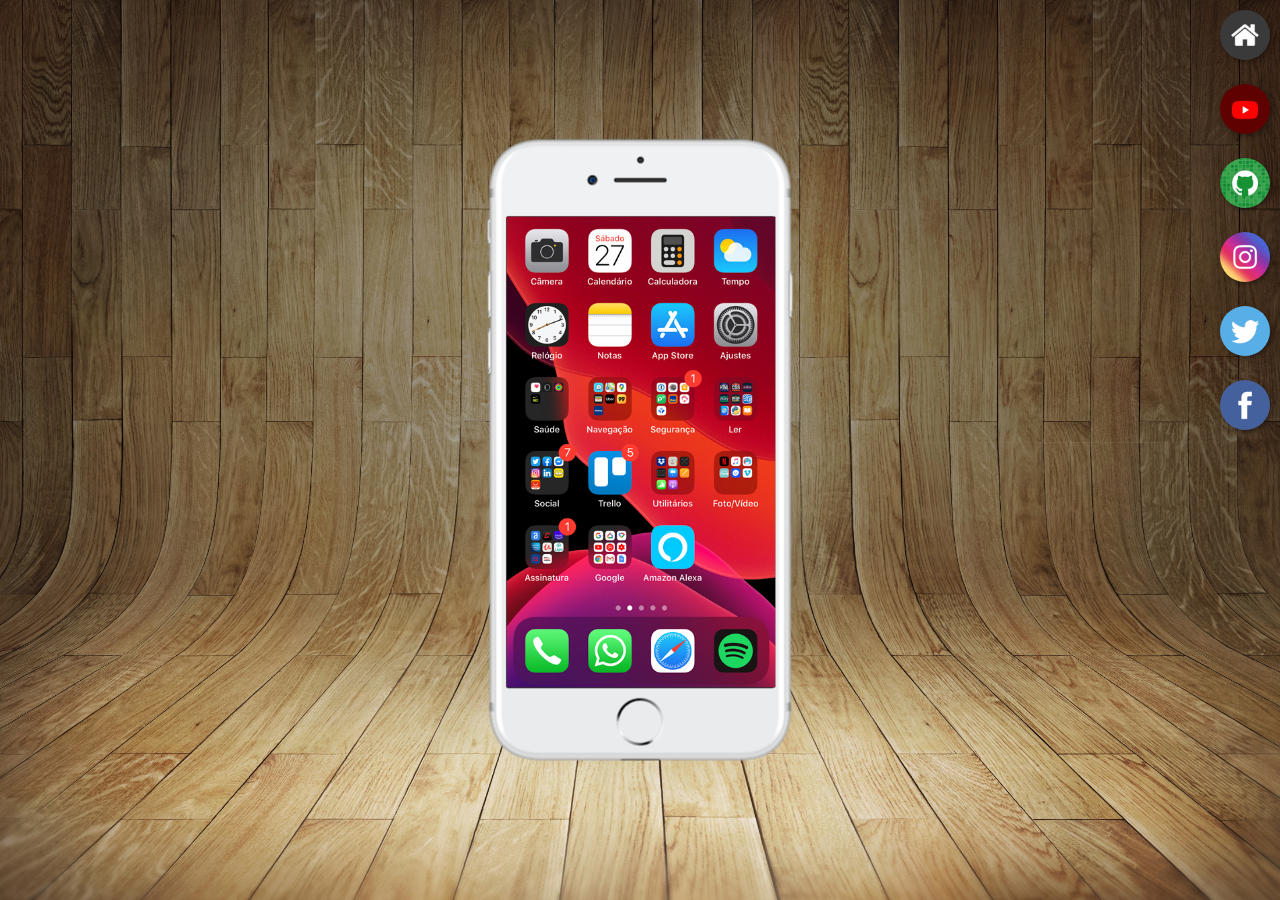
<file: index.html>
<!DOCTYPE html>
<html lang="pt-BR">
<head>
    <meta charset="UTF-8">
    <meta name="viewport" content="width=device-width, initial-scale=1.0">
    <title>Projeto Redes Sociais</title>
    <link rel="shortcut icon" href="favicon.ico" type="image/x-icon">
    <link rel="stylesheet" href="styles/style.css">
</head>
<body>
    <main>
        <section id="telefone">
            <iframe src="home.html" frameborder="0" name="tela" id="tela">[Seu navegador não é compartível como isso.]</iframe>
        </section>
        <section id="redes-sociais">
            <a href="home.html" target="tela"><img src="imagens/logo-home.jpg" alt="logo-home"></a><br>

            <a href="youtube.html" target="tela"><img src="imagens/logo-youtube.jpg" alt="logo-youtube"></a><br>

            <a href="github.html" target="tela"><img src="imagens/logo-github.jpg" alt="logo-github"></a><br>
            
            <a href="instagram.html" target="tela"><img src="imagens/logo-instagram.jpg" alt="logo-instagram"></a><br>
            
            <a href="twitter.html" target="tela"><img src="imagens/logo-twitter.jpg" alt="logo-twitter"></a><br>
            
            <a href="facebook.html" target="tela"><img src="imagens/logo-facebook.jpg" alt="logo-facebook"></a>
        </section>
    </main>
</body>
</html>
</file>
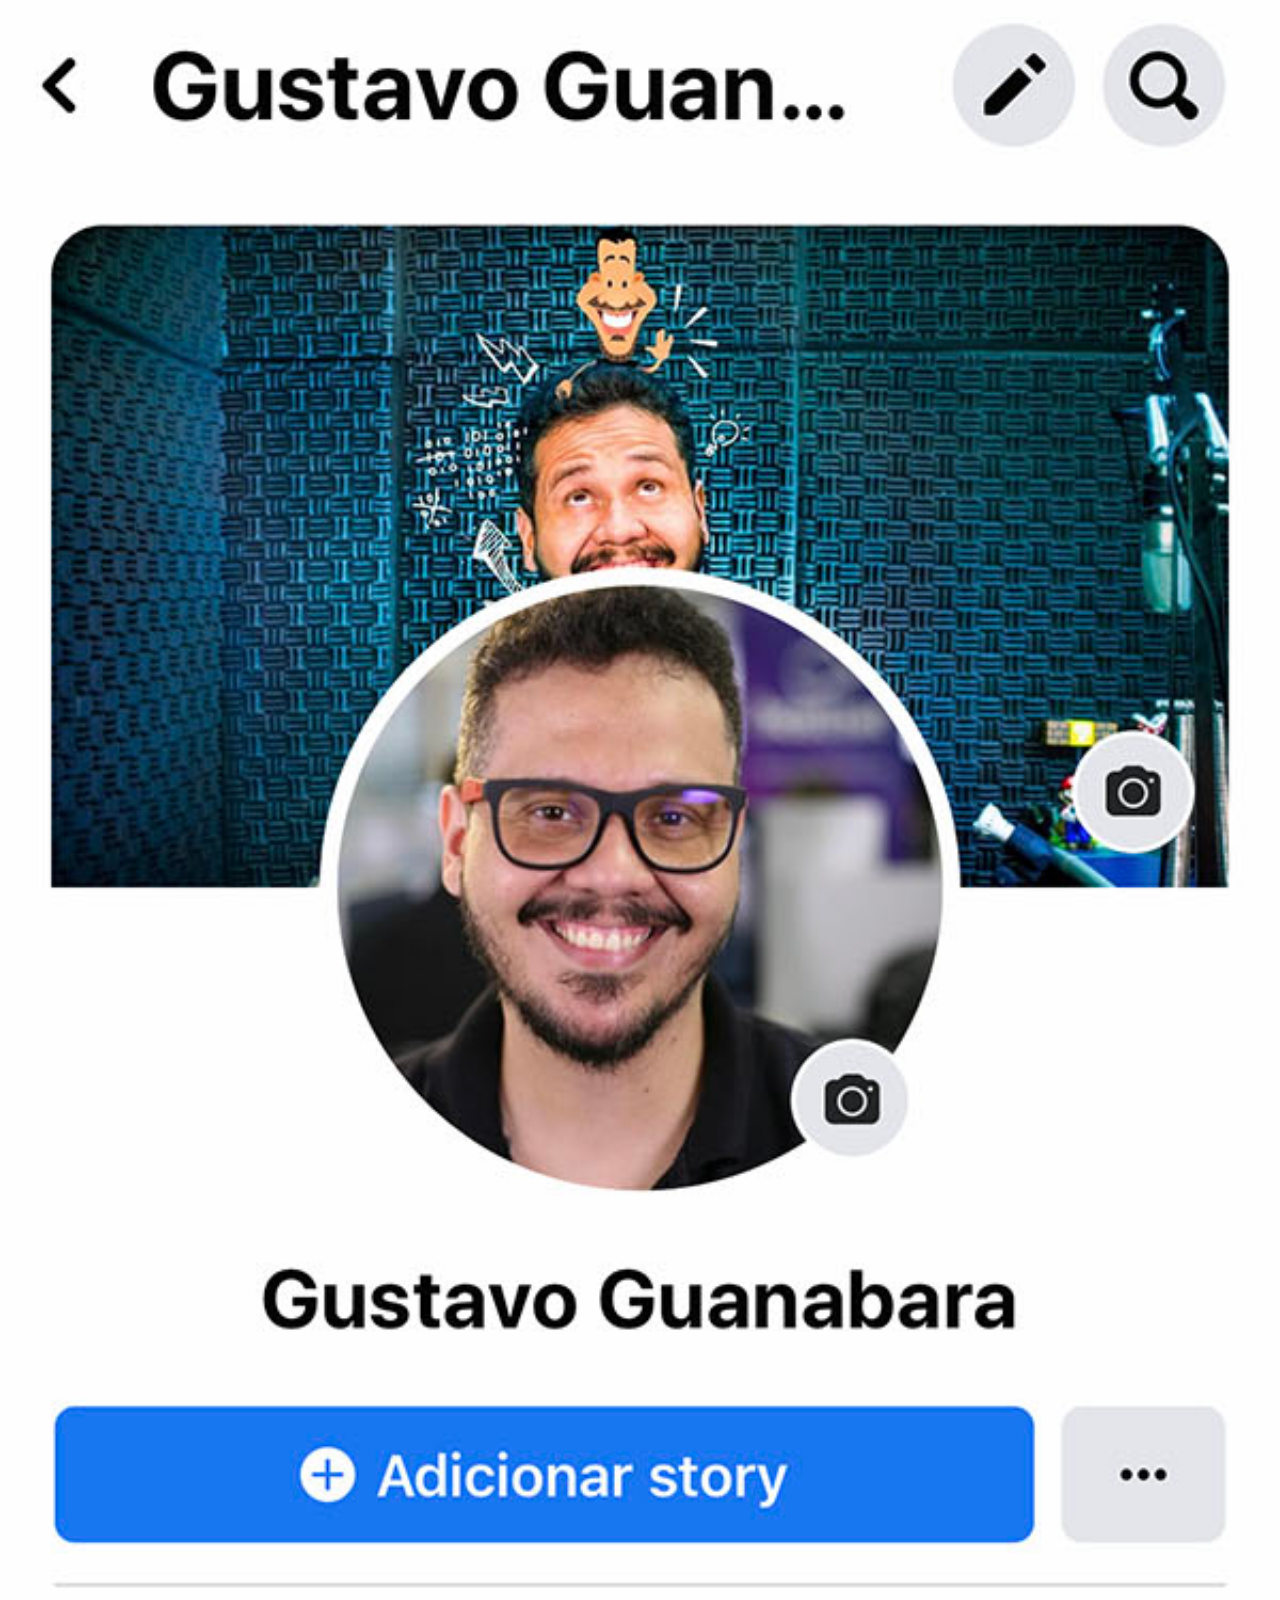
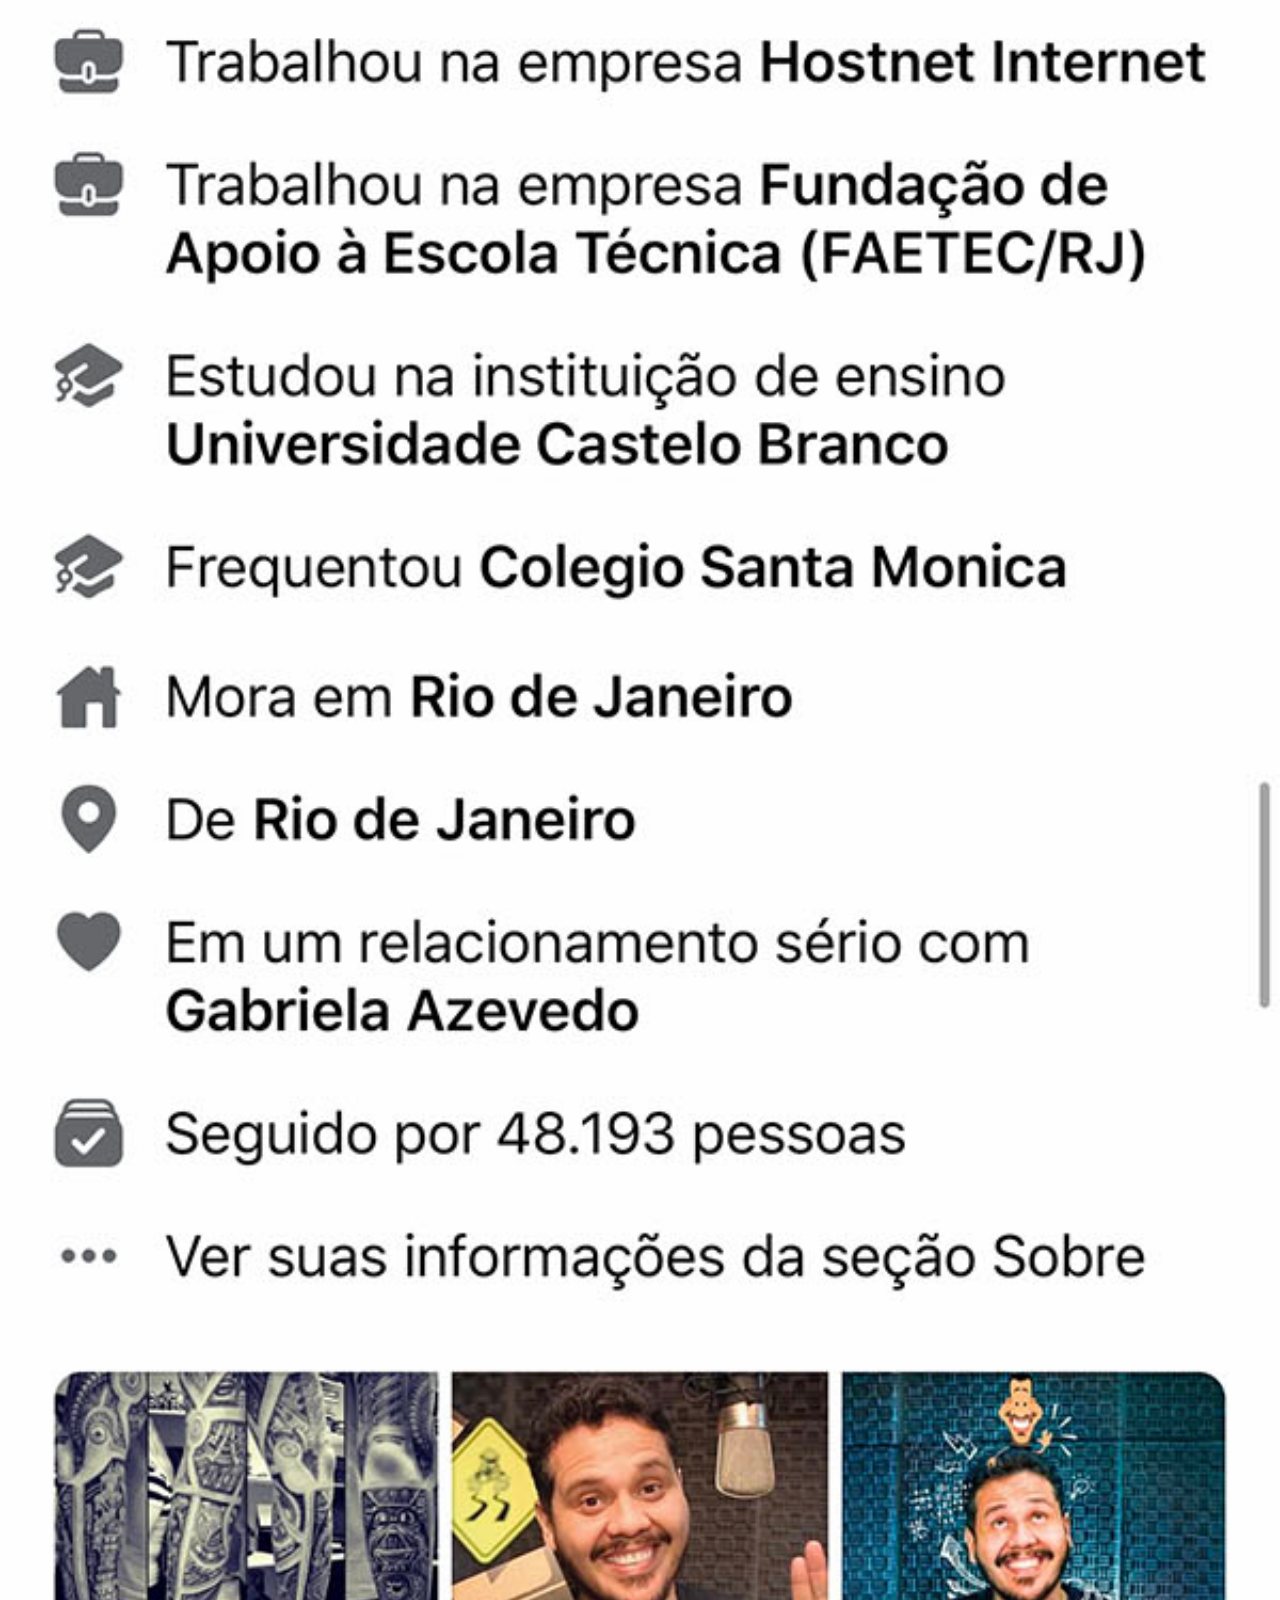
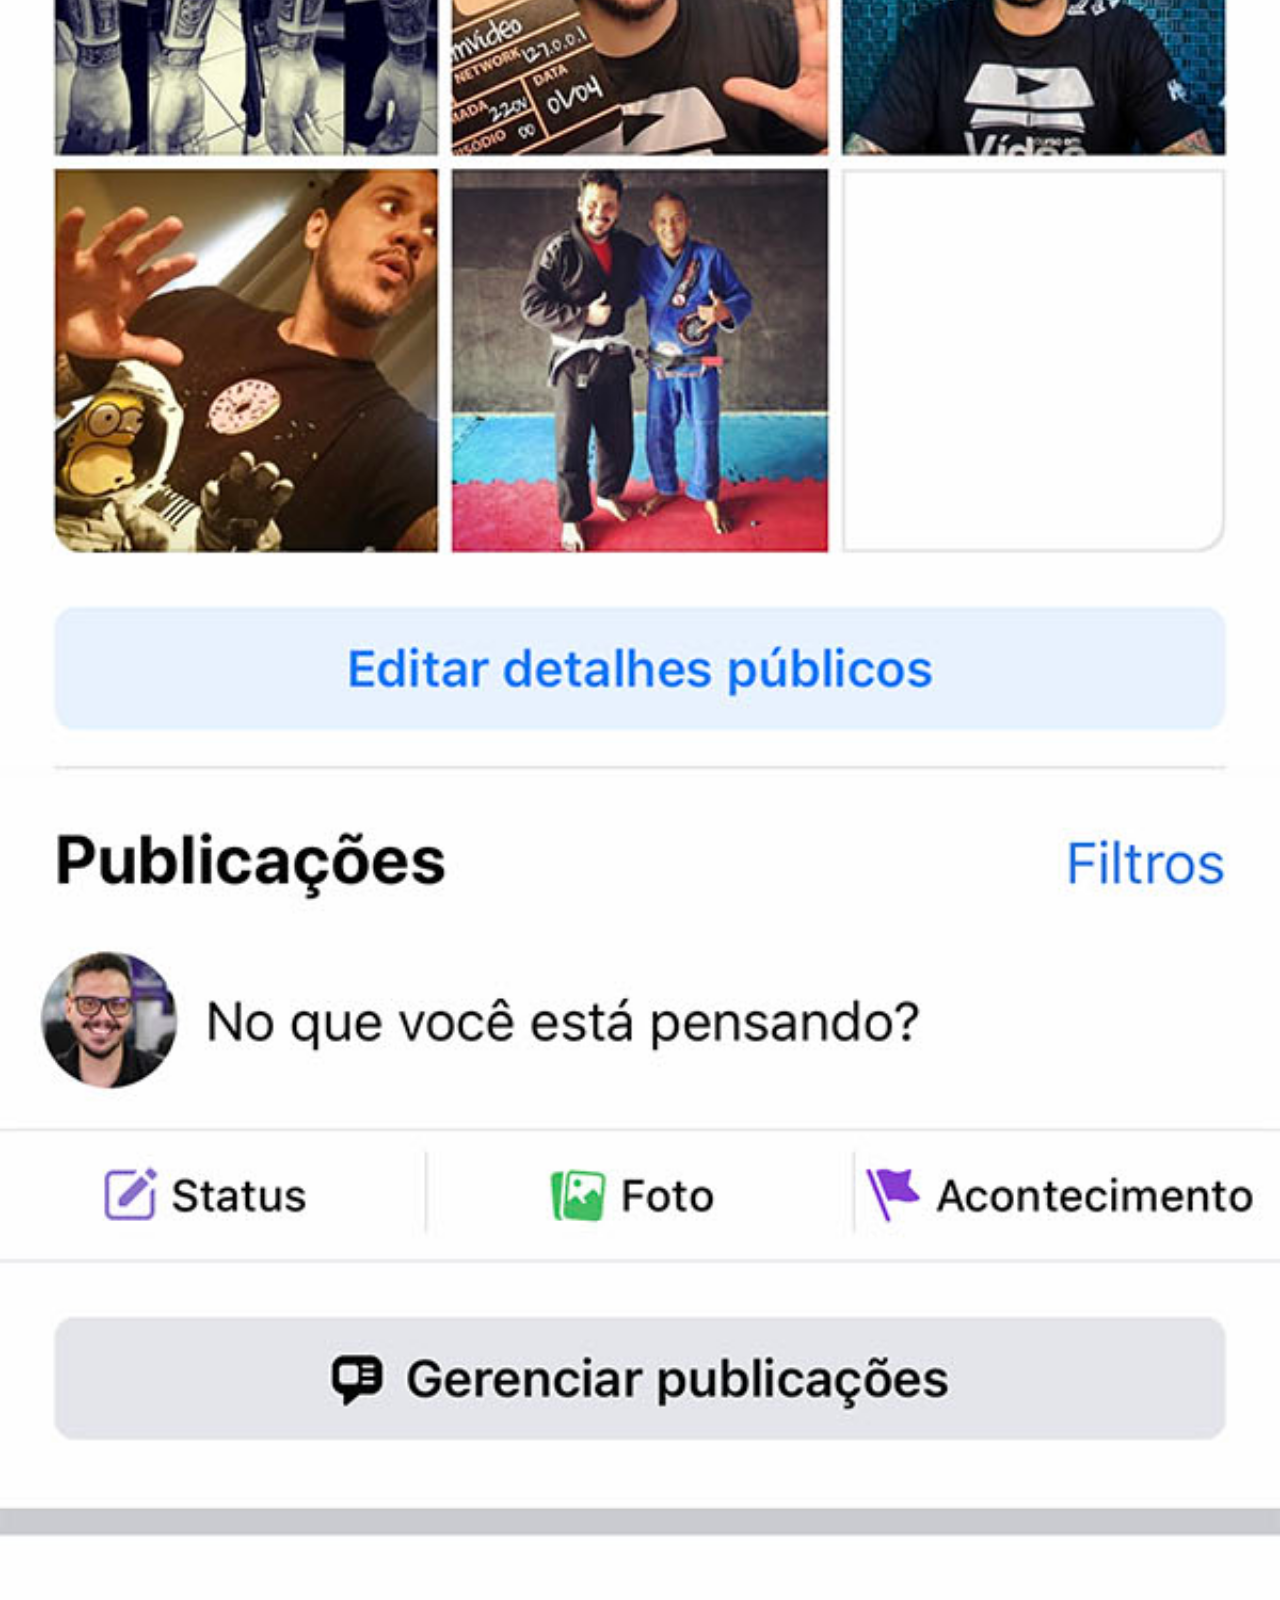
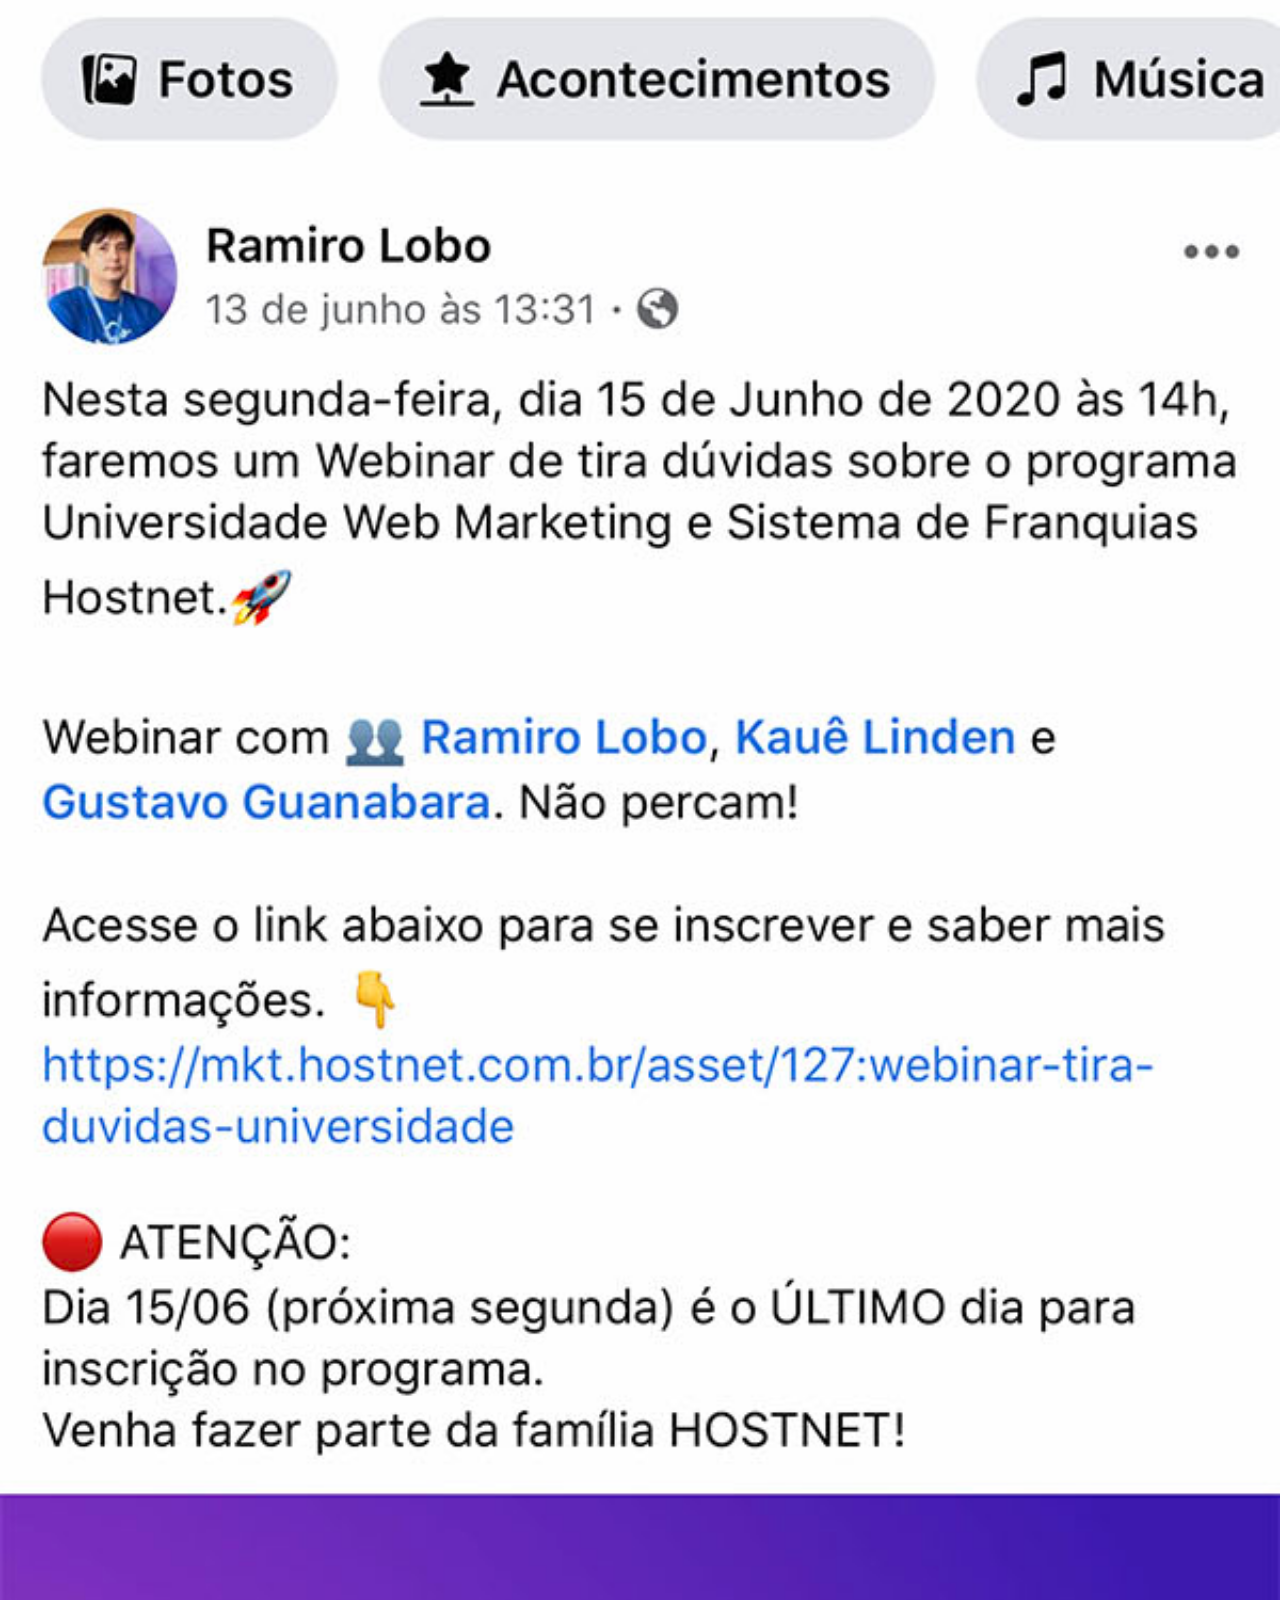
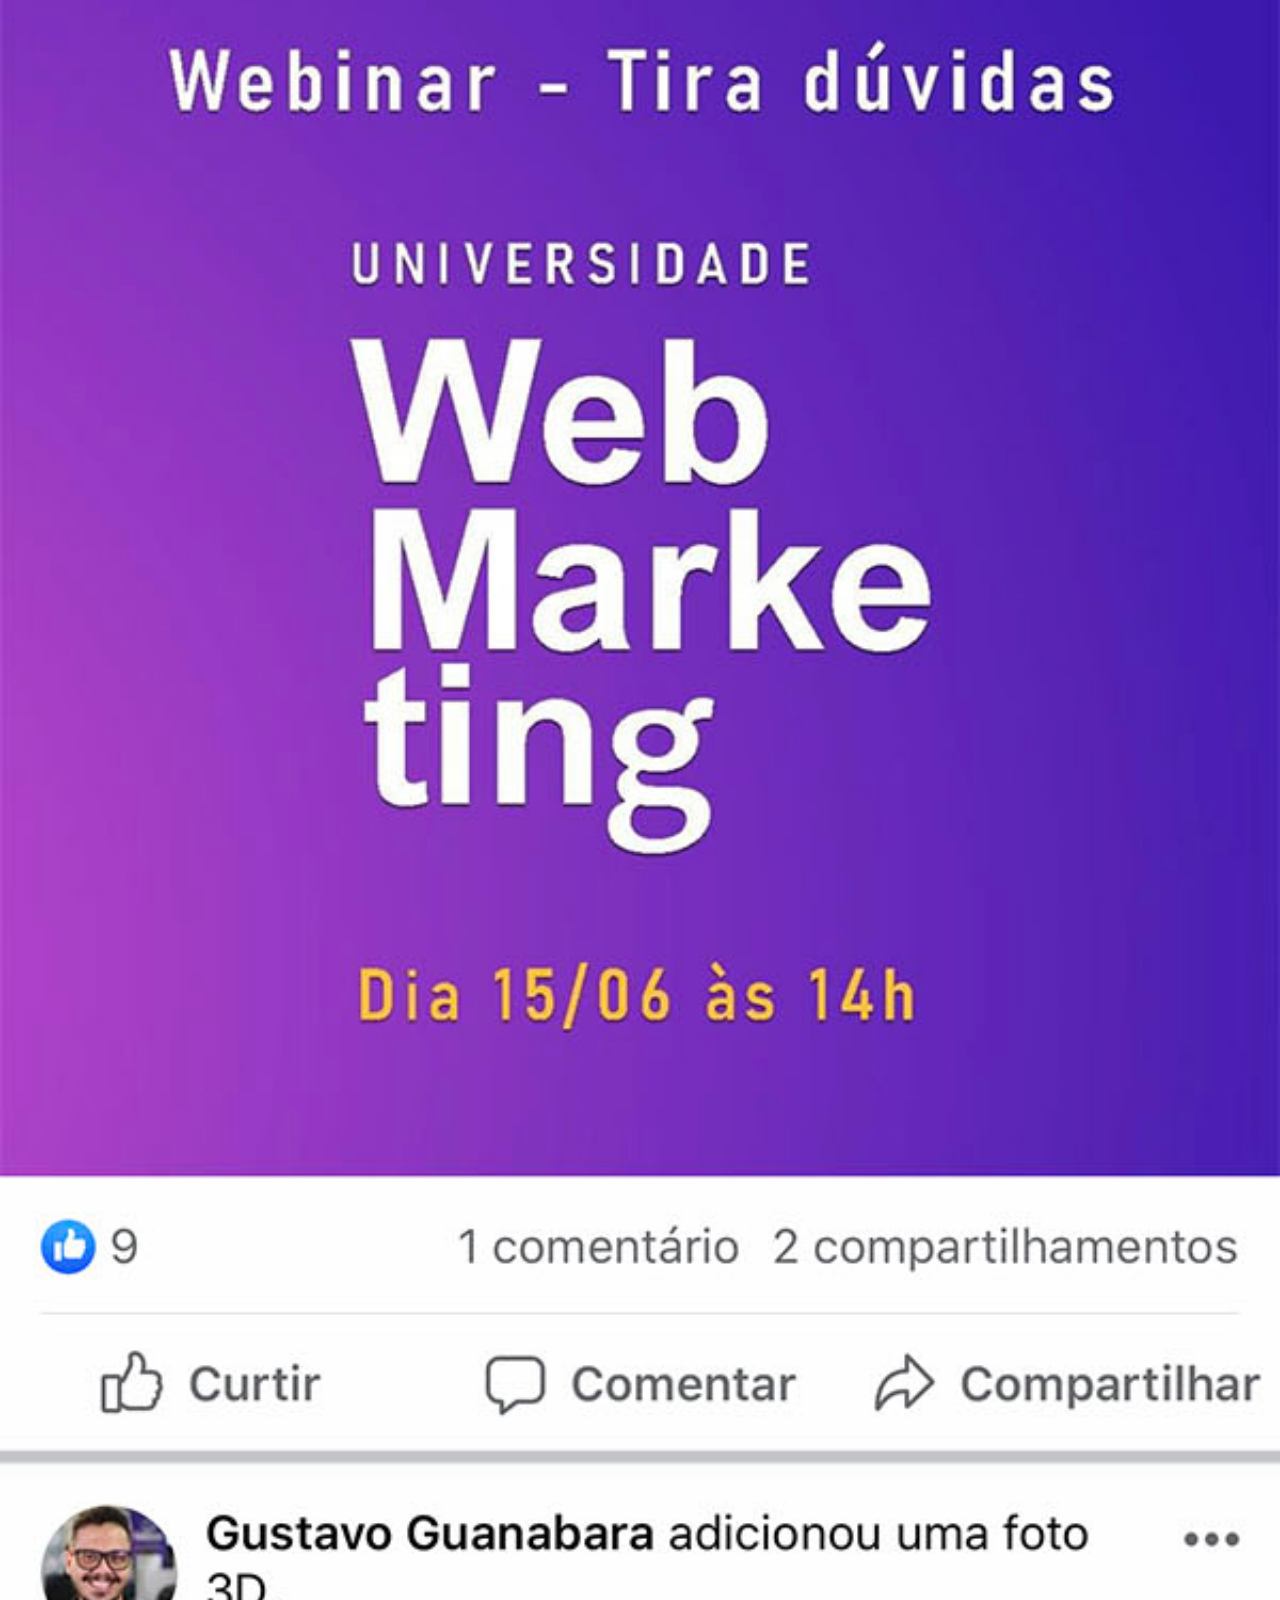
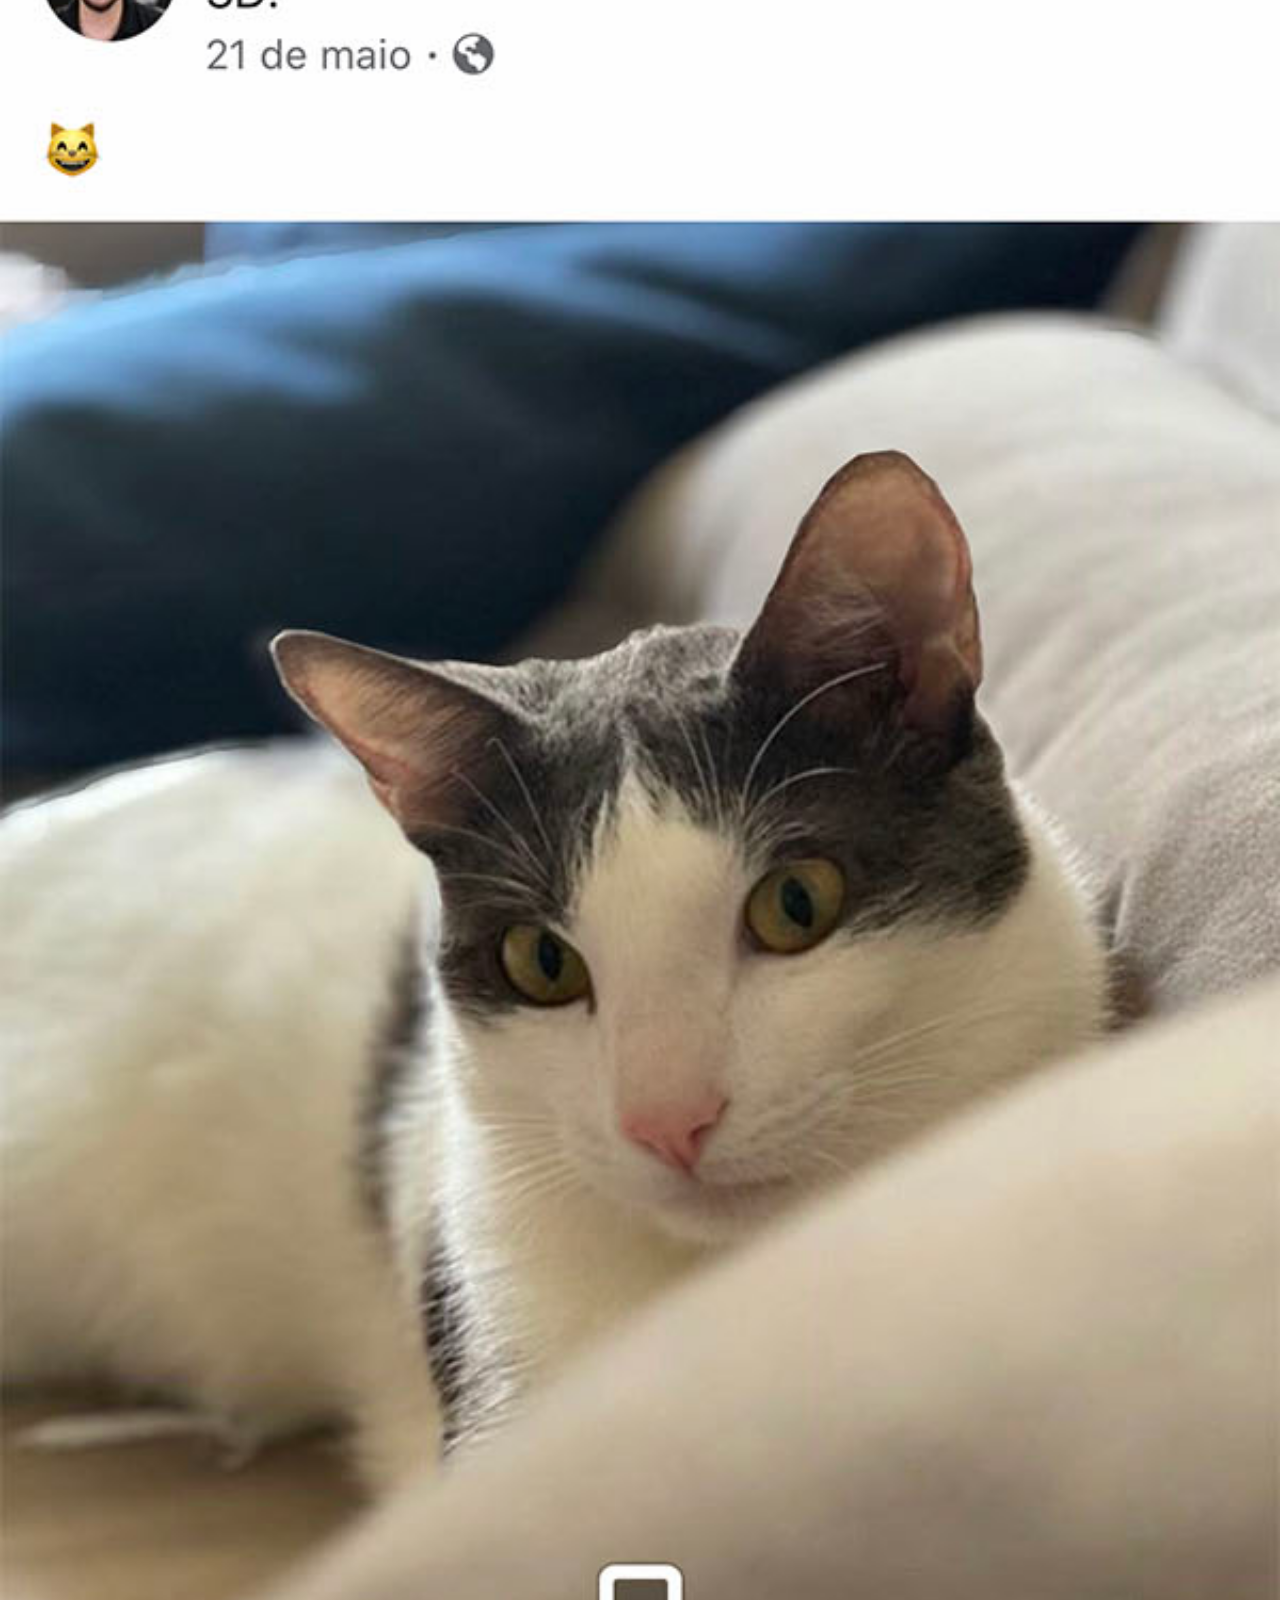
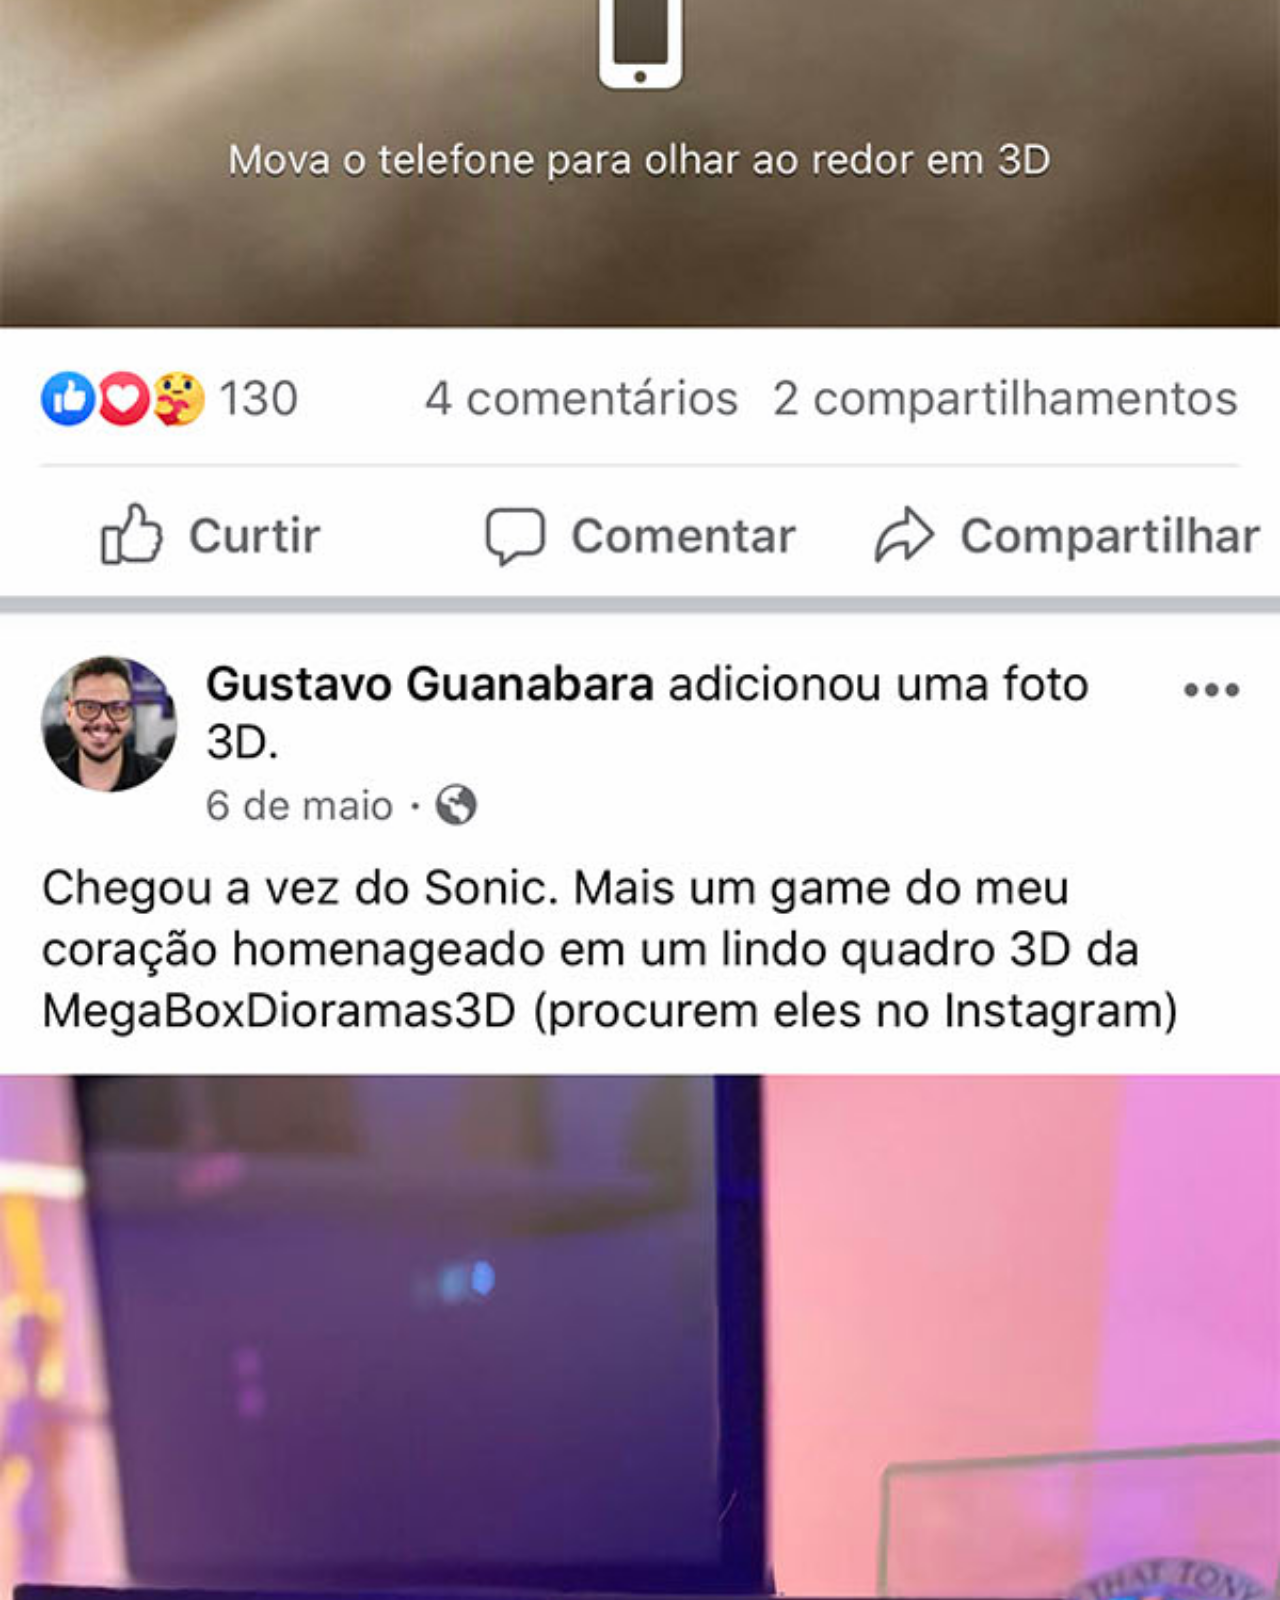
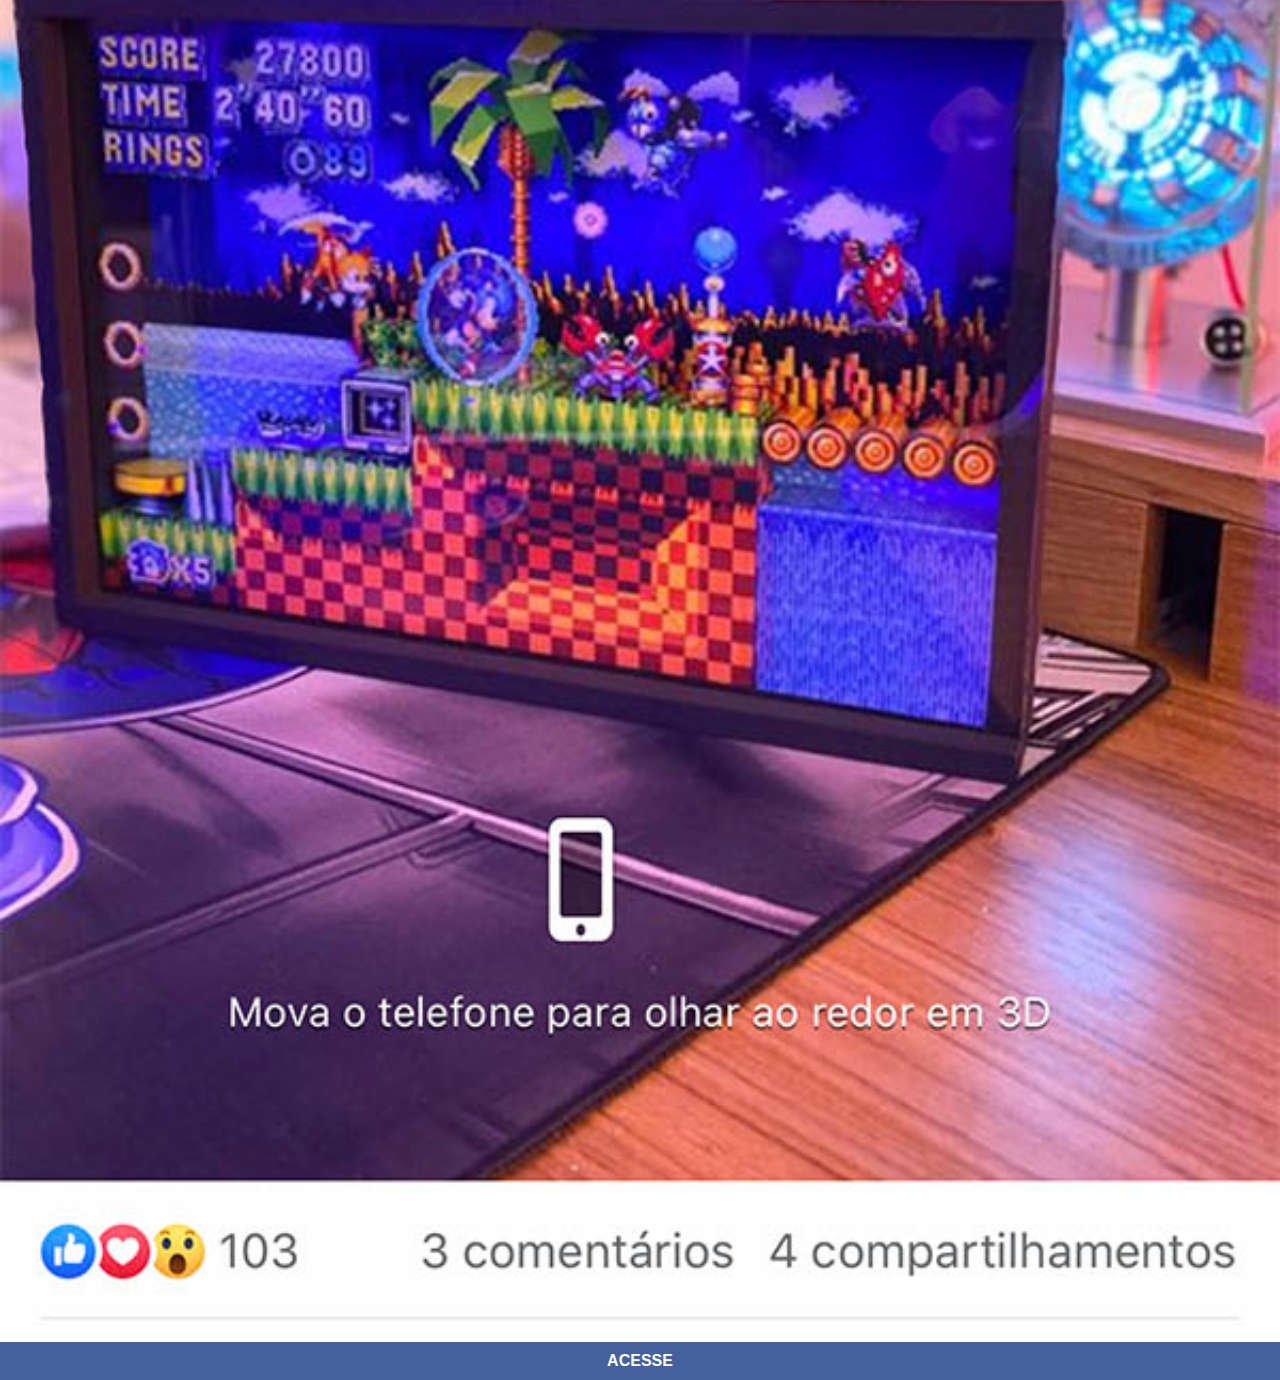
<file: facebook.html>
<!DOCTYPE html>
<html lang="pt-BR">
<head>
    <meta charset="UTF-8">
    <meta name="viewport" content="width=device-width, initial-scale=1.0">
    <title>Facebook</title>
    <link rel="stylesheet" href="social.css/facebook.css">
</head>
<body>
    <img src="imagens/tela-facebook.jpg" alt="tela-facebook">
    <a href="https://www.facebook.com/gustavoguanabara/?locale=pt_BR" link="external" target="_blank">ACESSE</a>
</body>
</html>
</file>
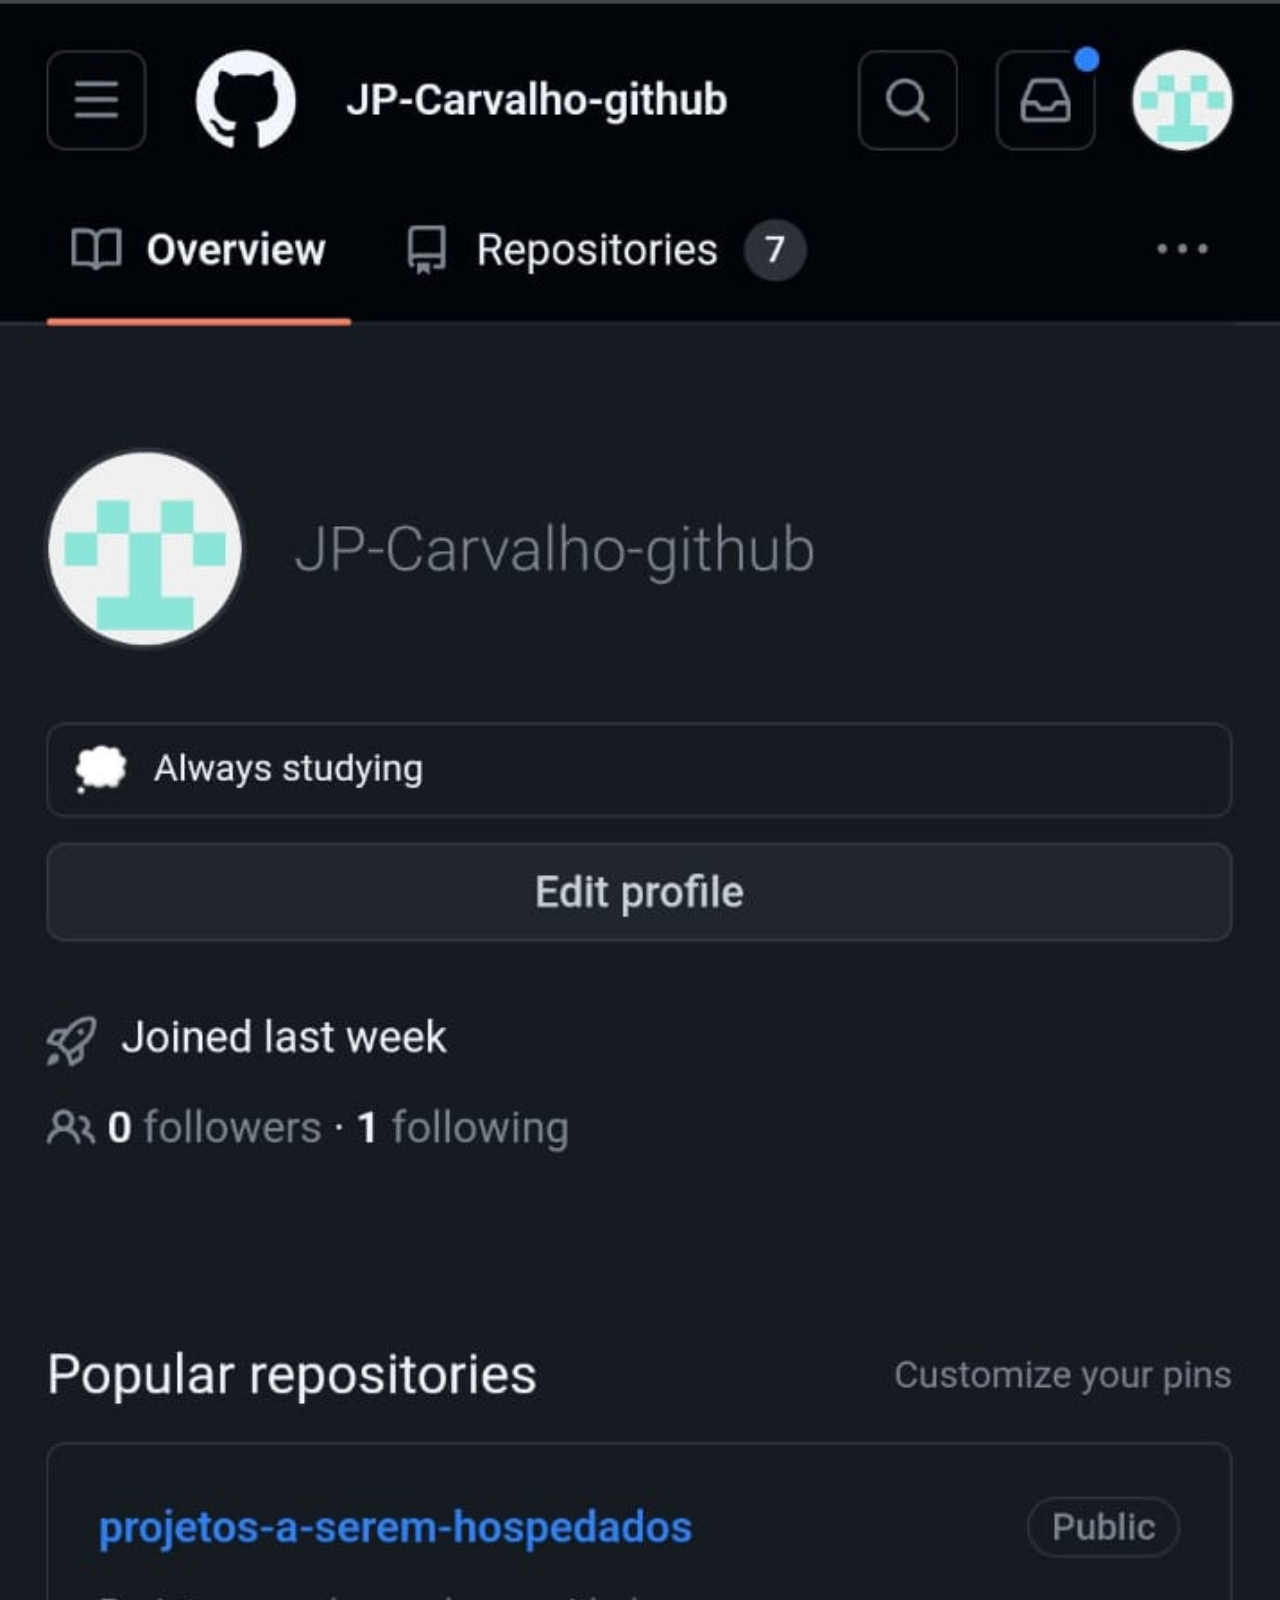
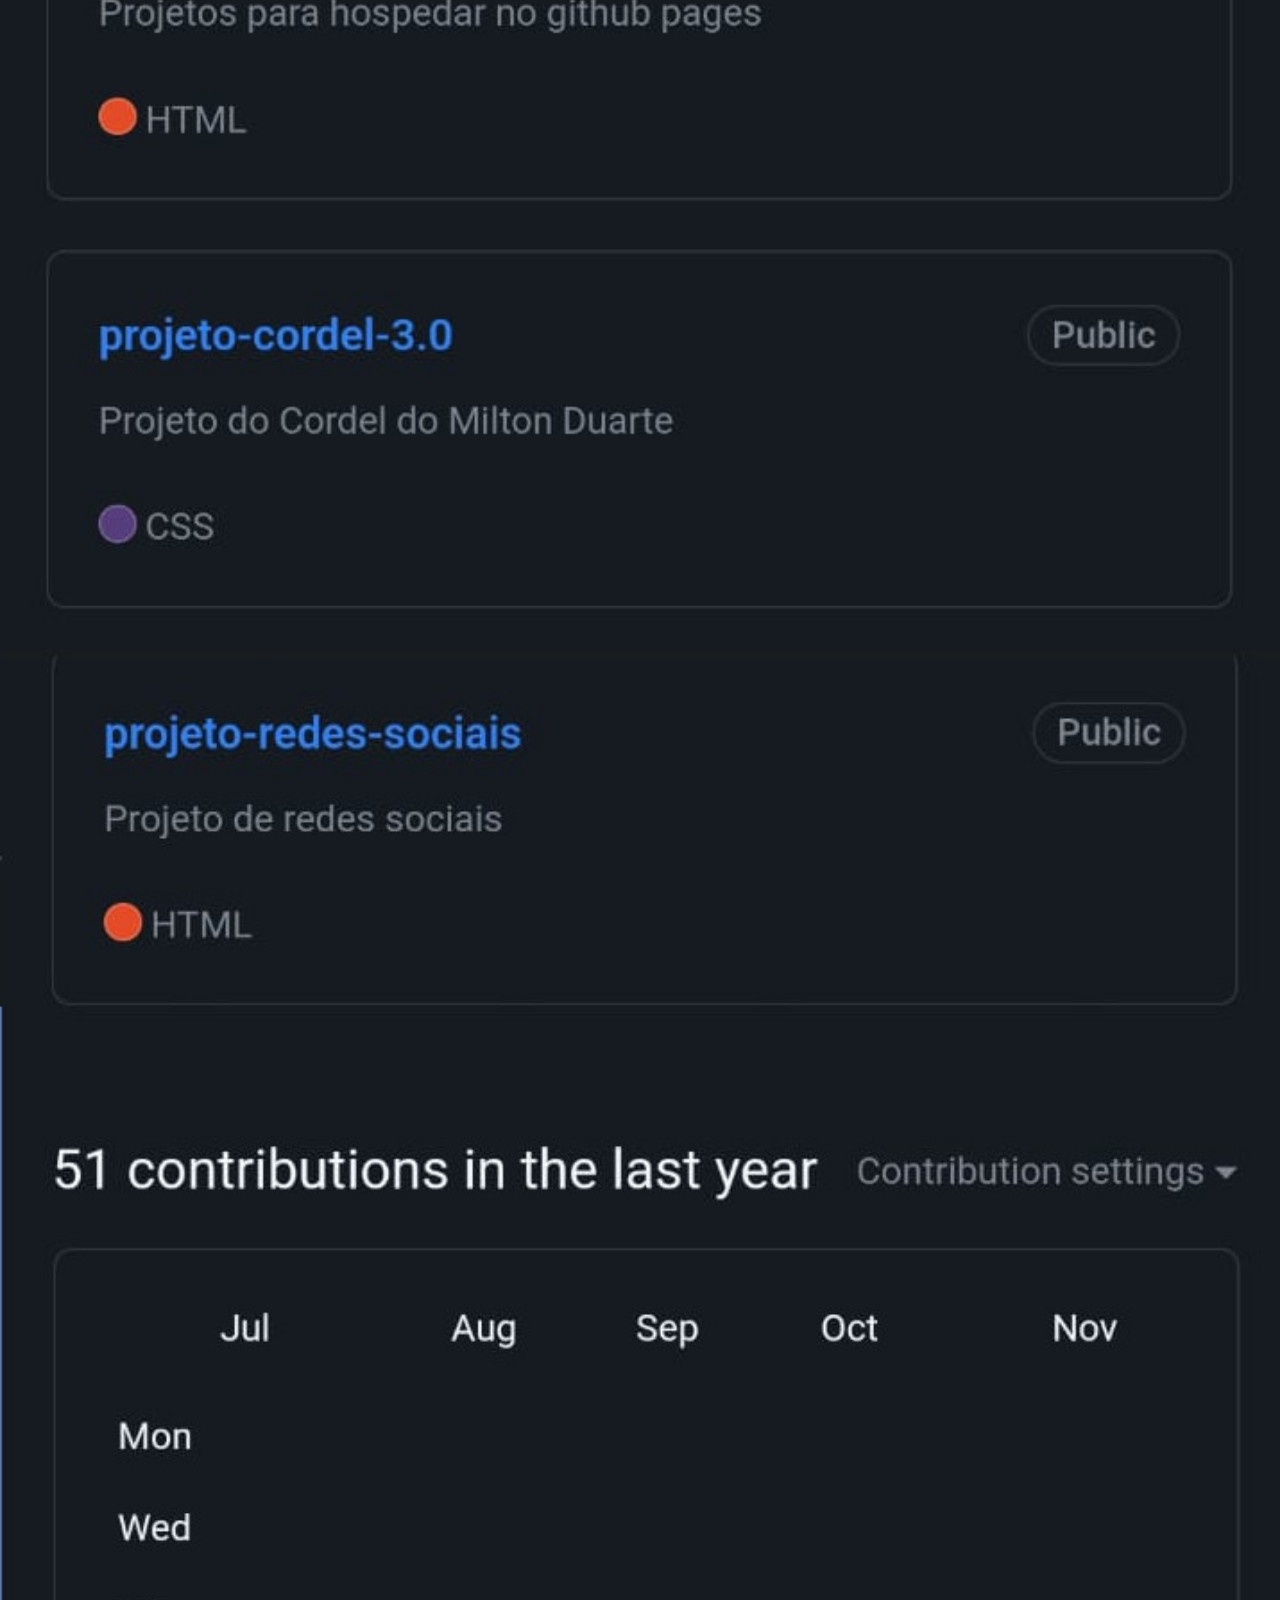
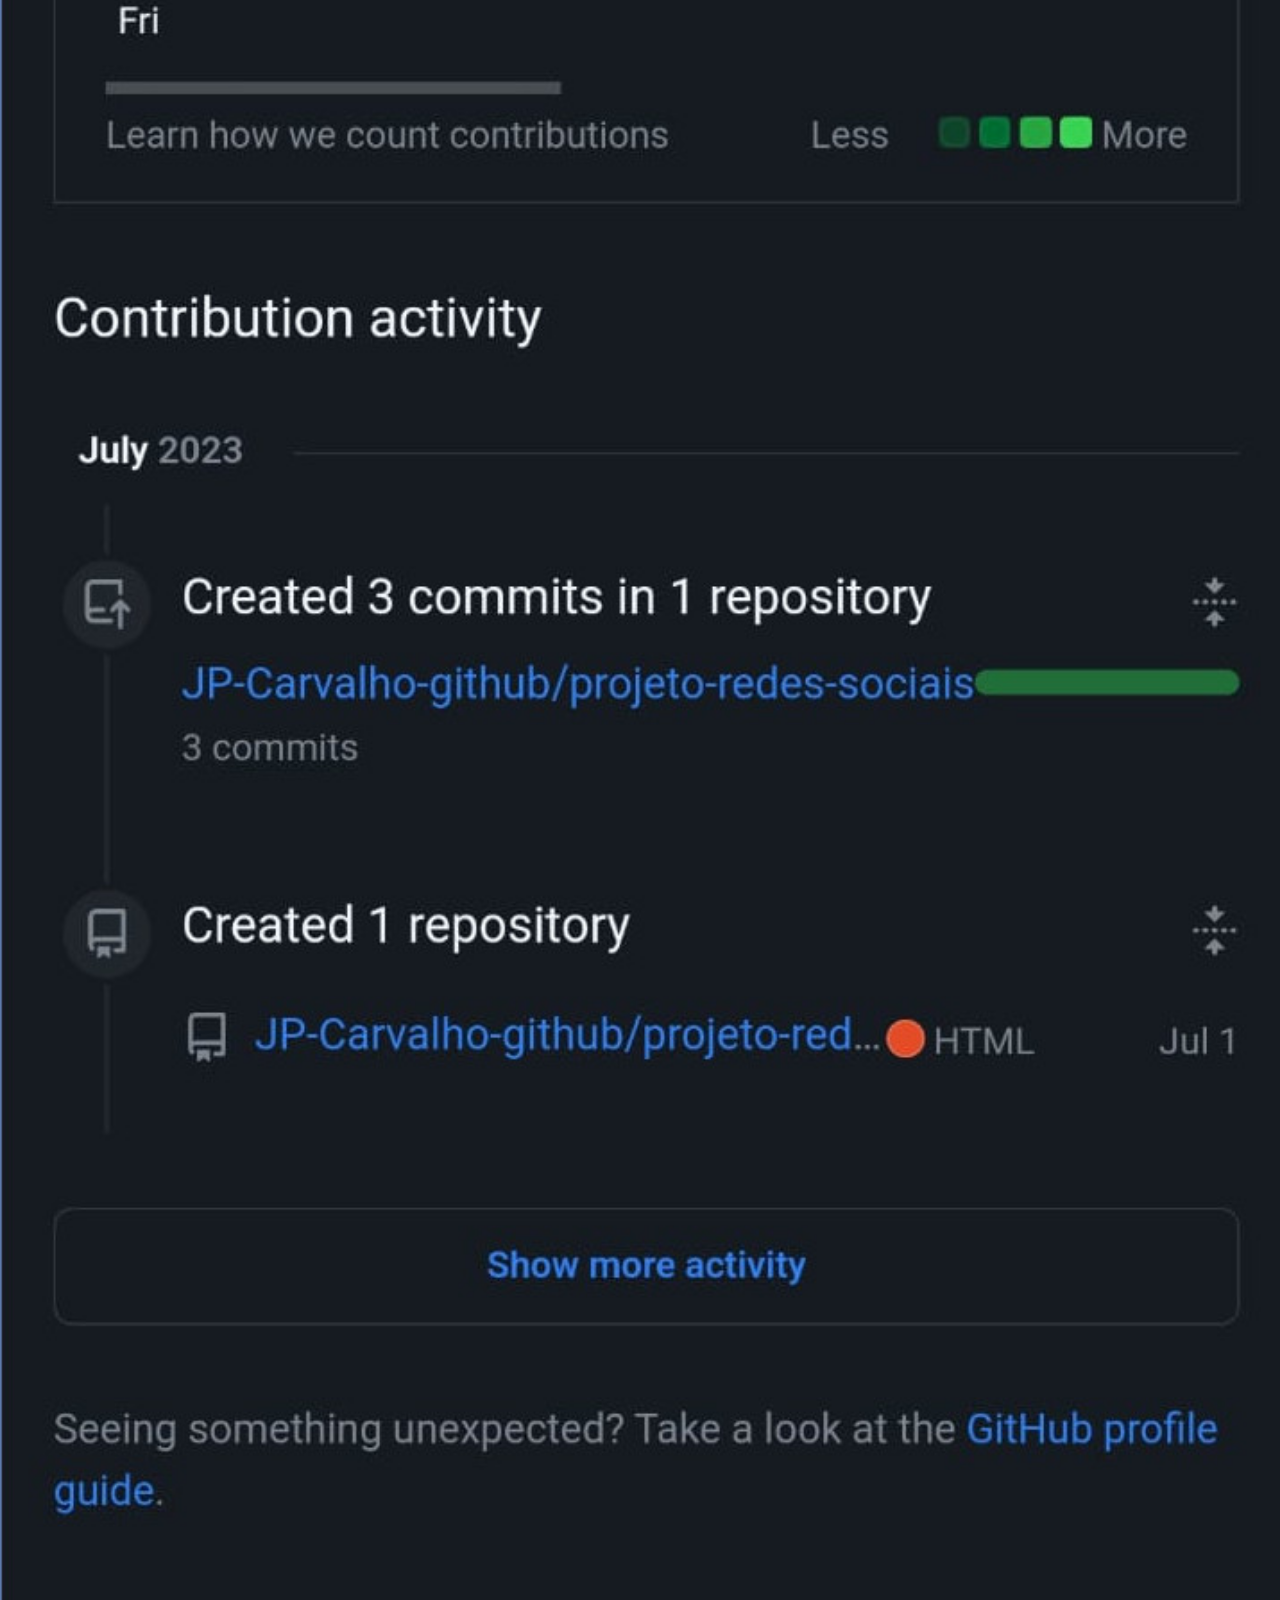
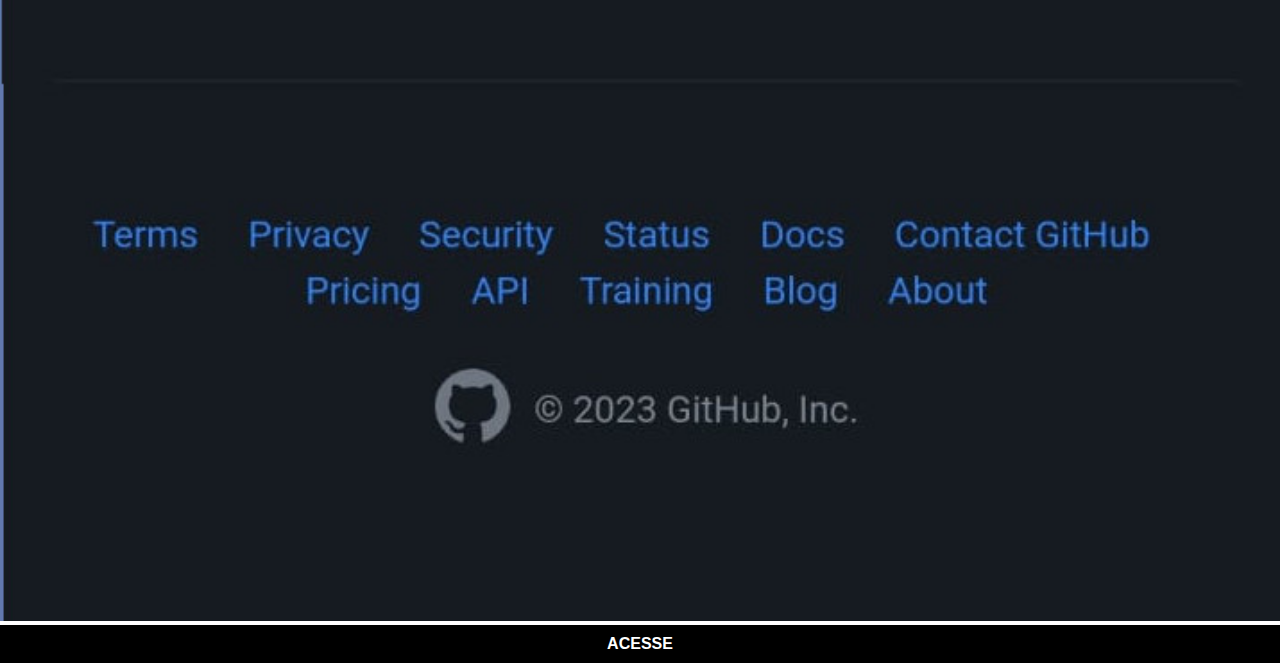
<file: github.html>
<!DOCTYPE html>
<html lang="pt-BR">
<head>
    <meta charset="UTF-8">
    <meta name="viewport" content="width=device-width, initial-scale=1.0">
    <title>Github</title>
    <link rel="stylesheet" href="social.css/github.css">
</head>
<body>
    <img src="imagens/print-meu-github-final.jpg" alt="tela-github">
    <a href="https://github.com/JP-Carvalho-github" link="external" target="_blank">ACESSE</a>
</body>
</html>
</file>
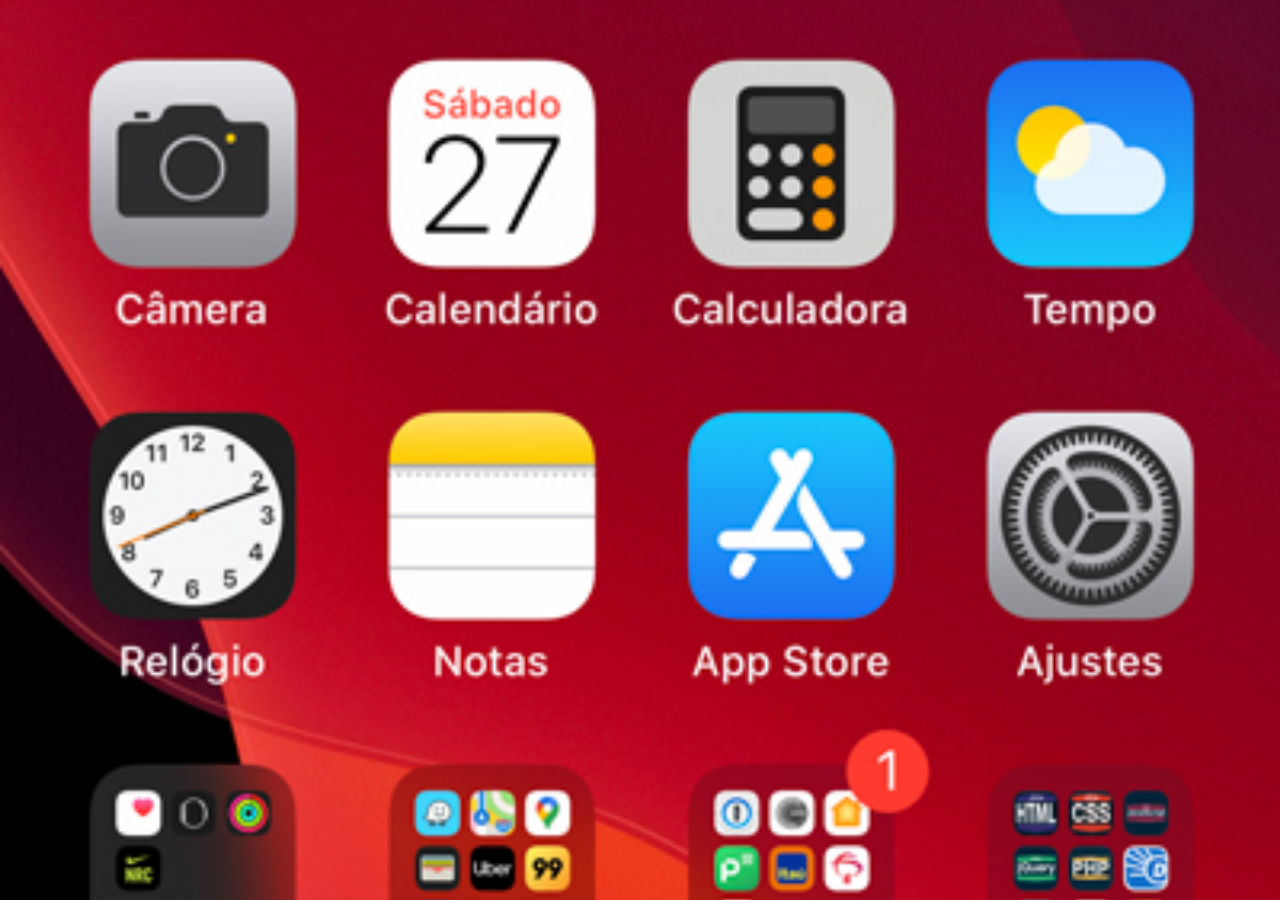
<file: home.html>
<!DOCTYPE html>
<html lang="pt-BR">
<head>
    <meta charset="UTF-8">
    <meta name="viewport" content="width=device-width, initial-scale=1.0">
    <title>Home</title>
    <style>
        *{
            margin: 0px;
            padding: 0px;
        }

        body{
            width: 100vw;
            height: 100vh;
            background: black url(imagens/tela-home.jpg) no-repeat top center;
            background-size: cover;
        }
        img{
            width: 100vw;
        }
    </style>
</head>
<body>

</body>
</html>
</file>
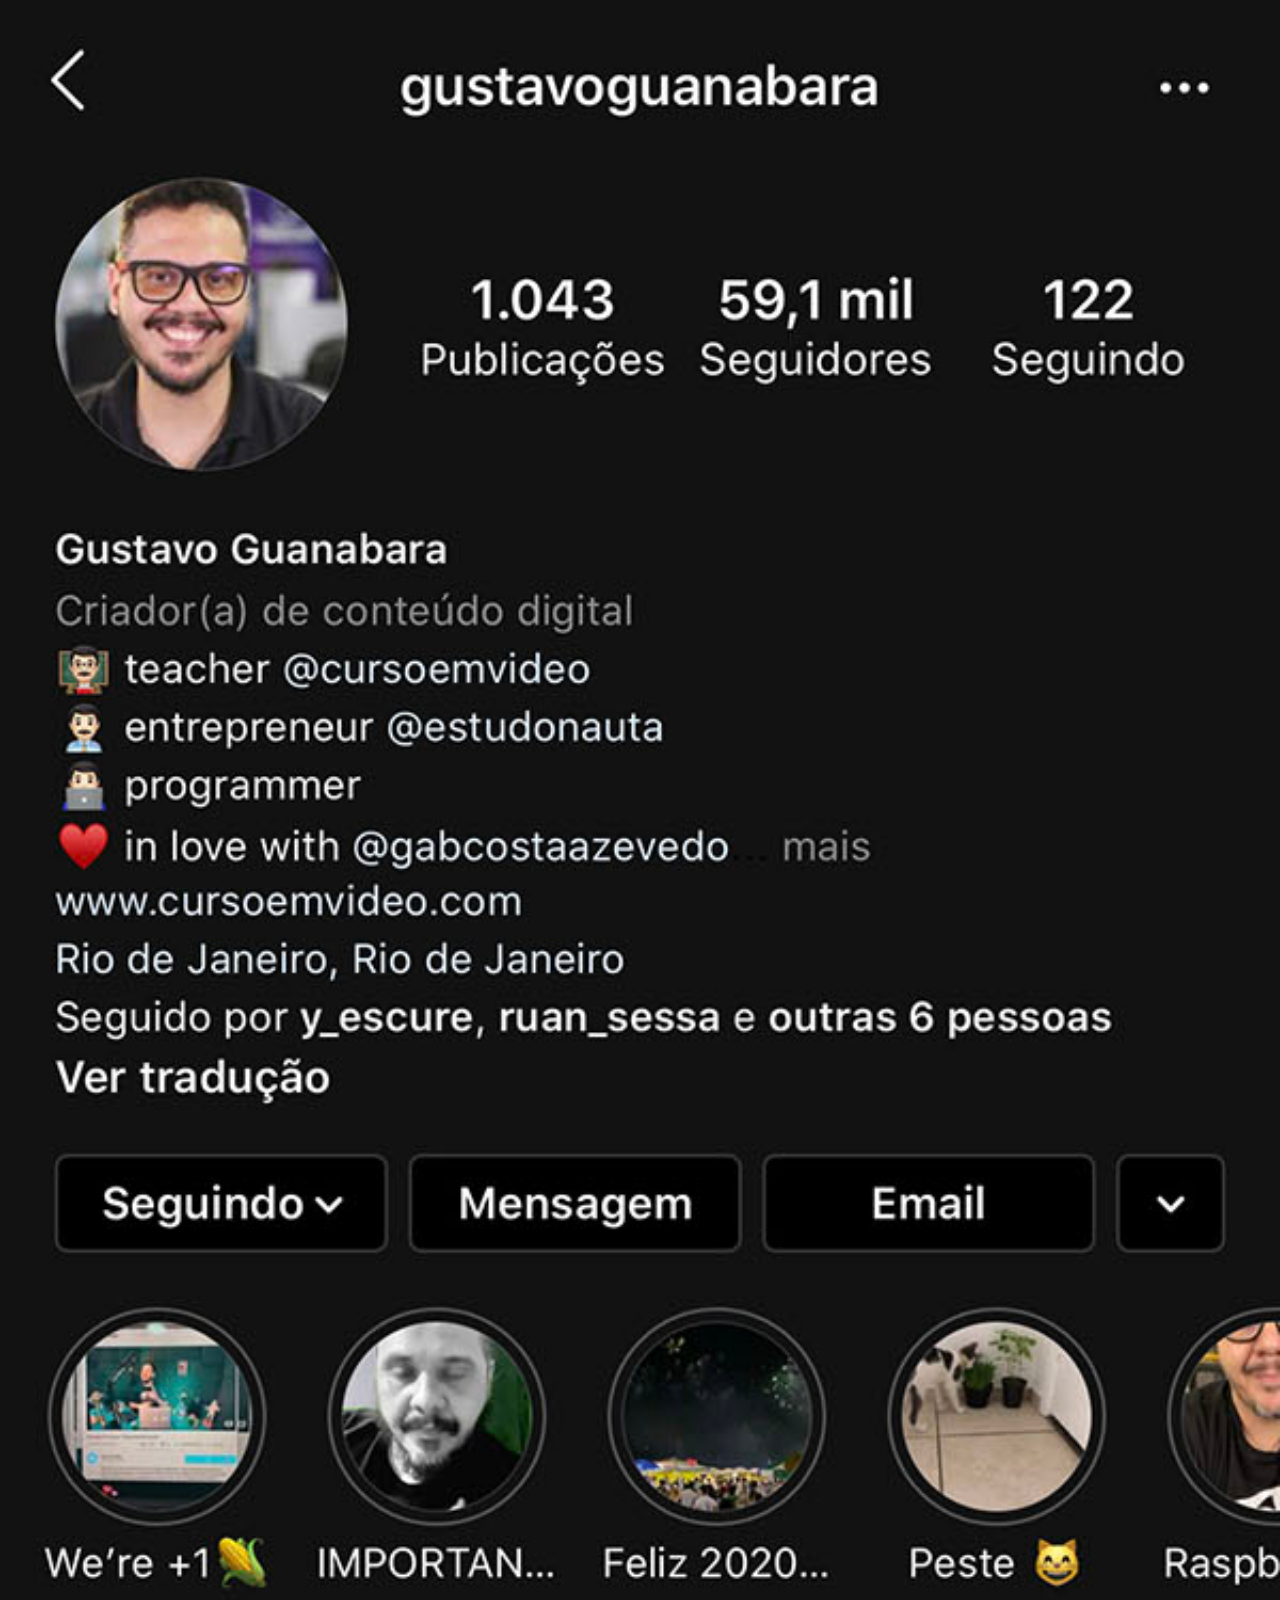
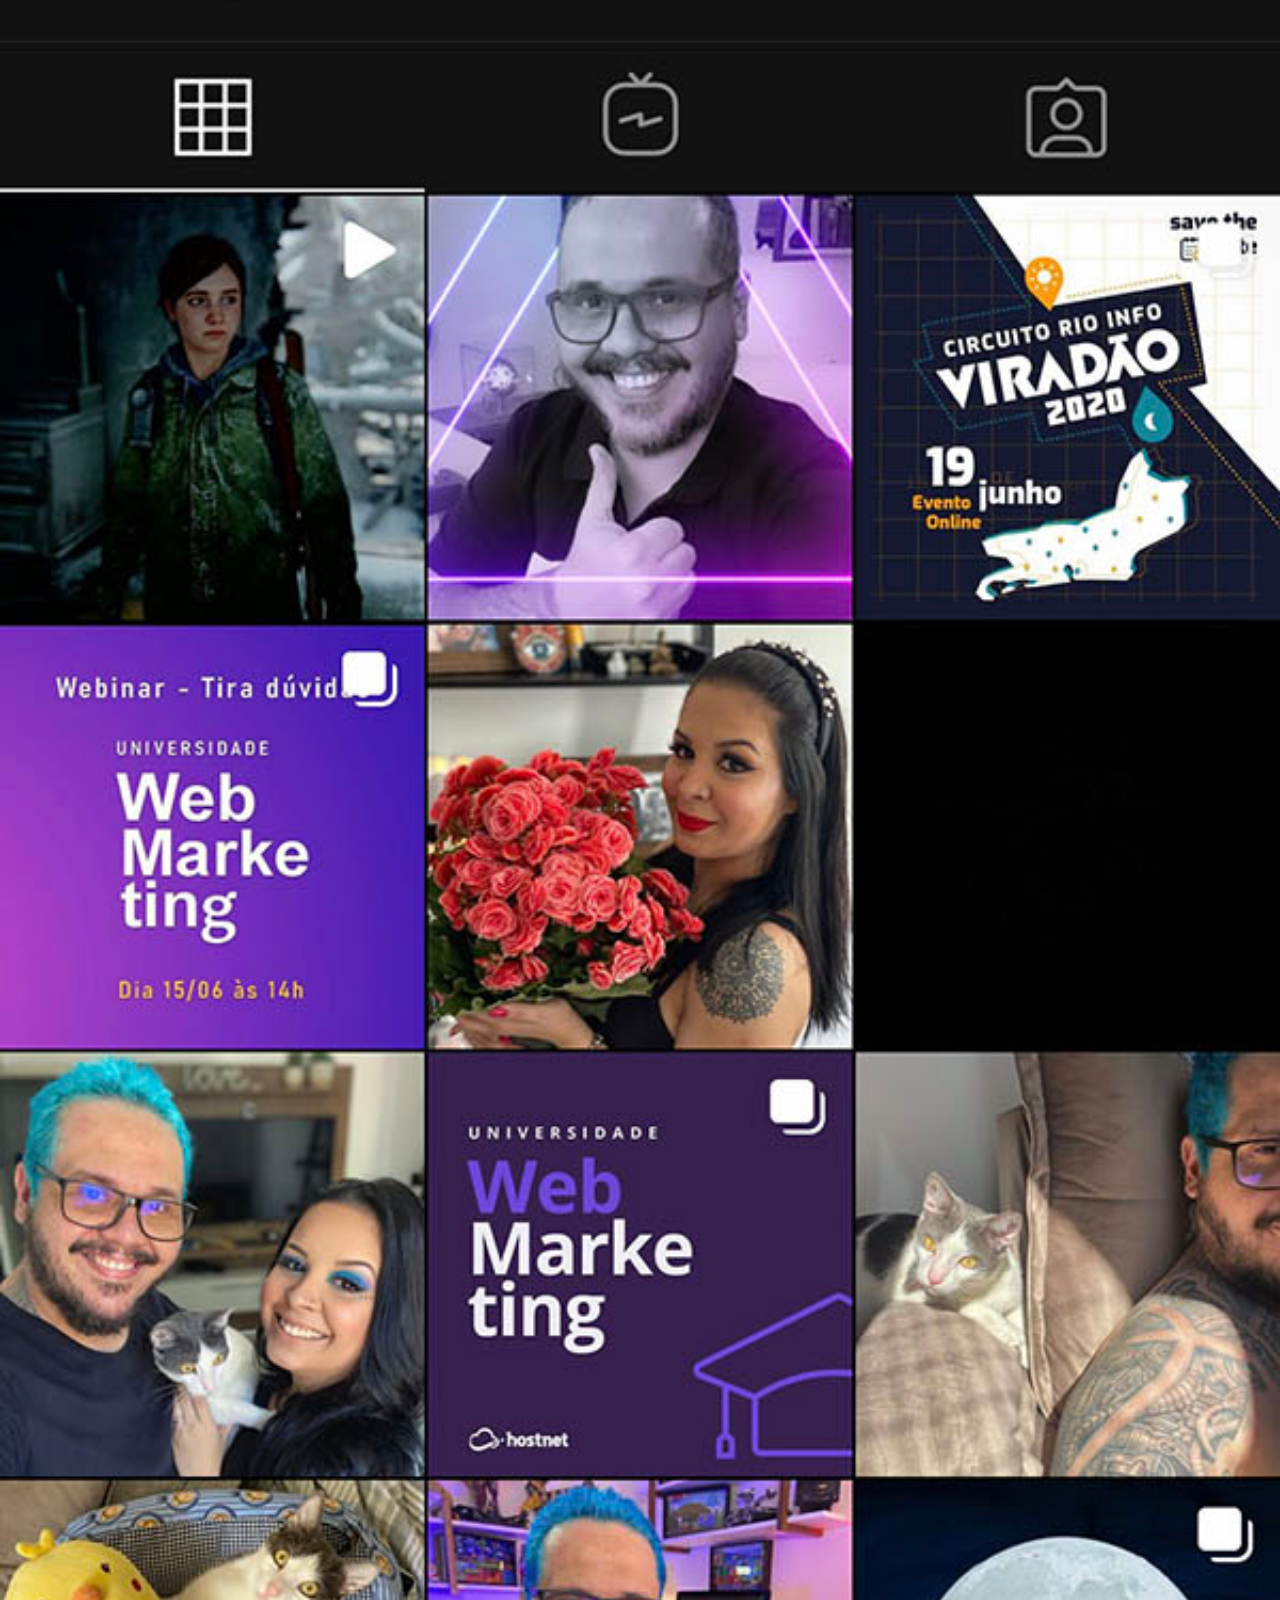
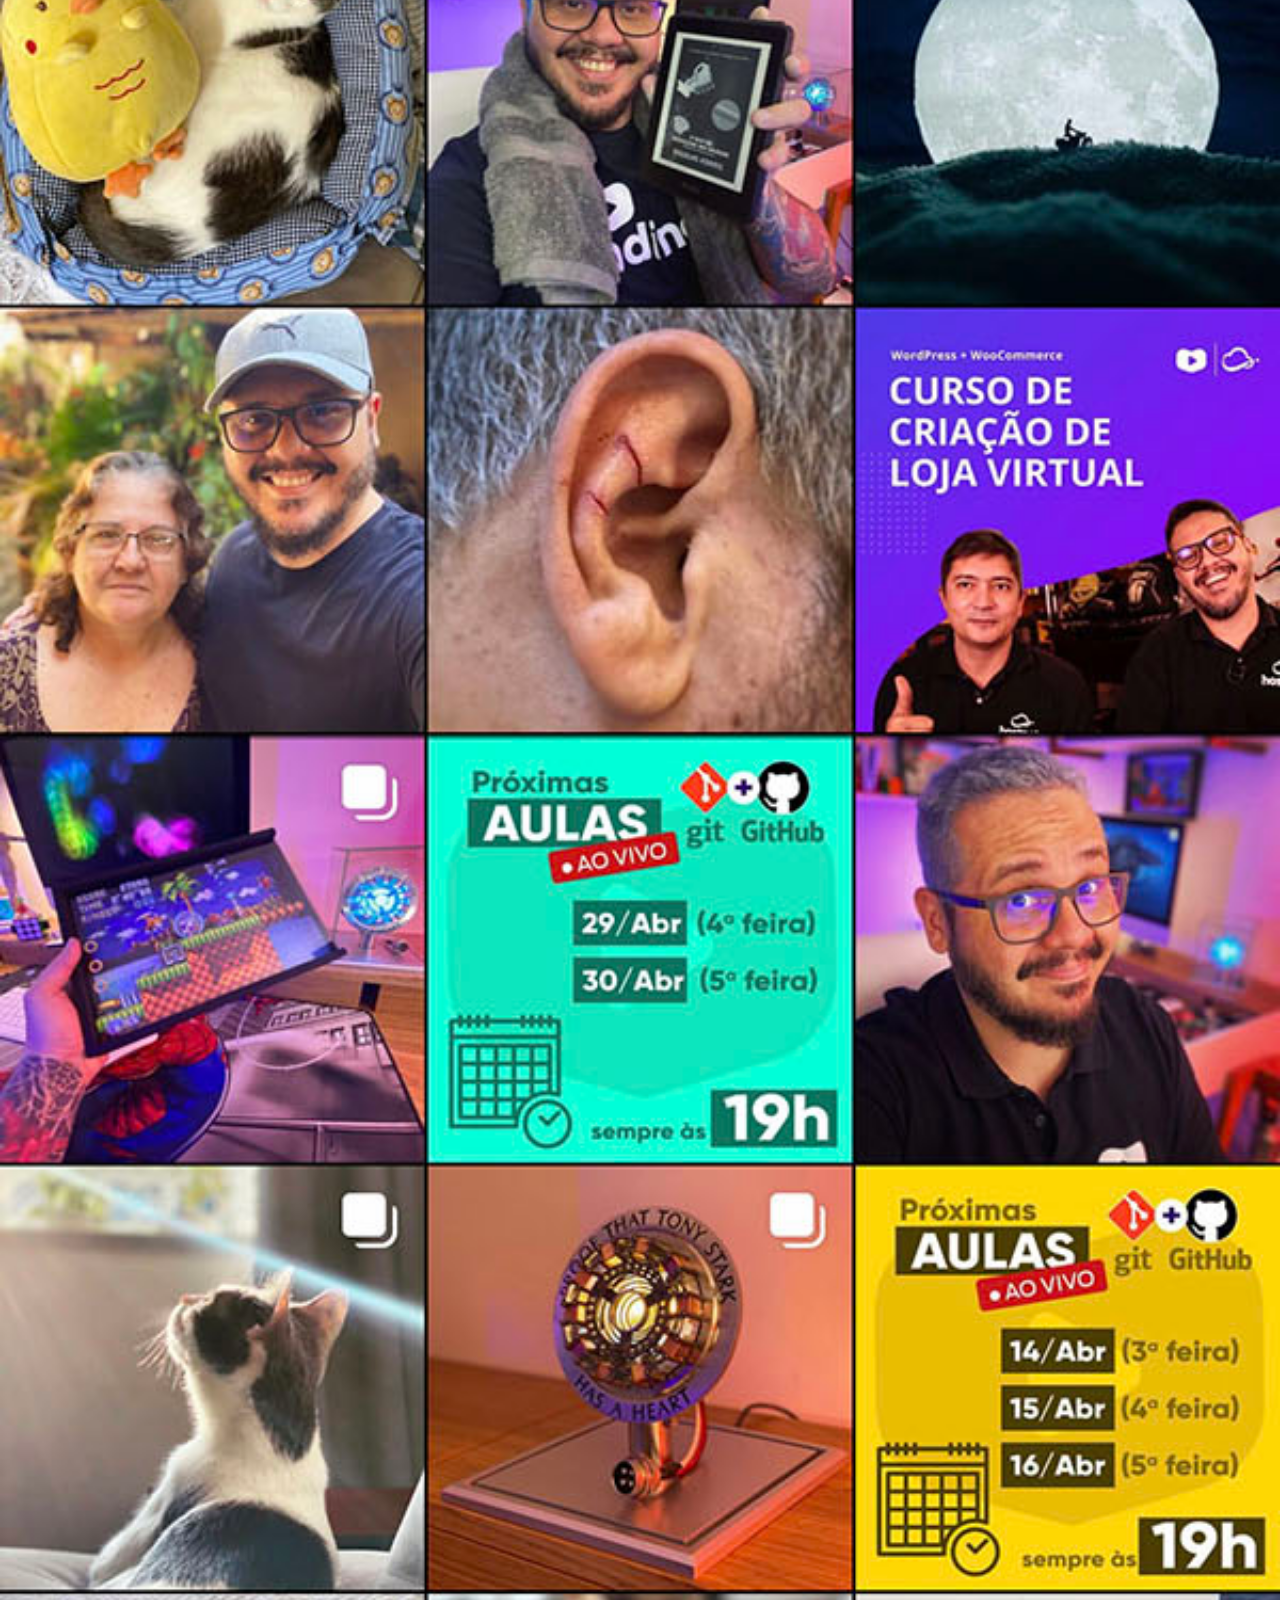
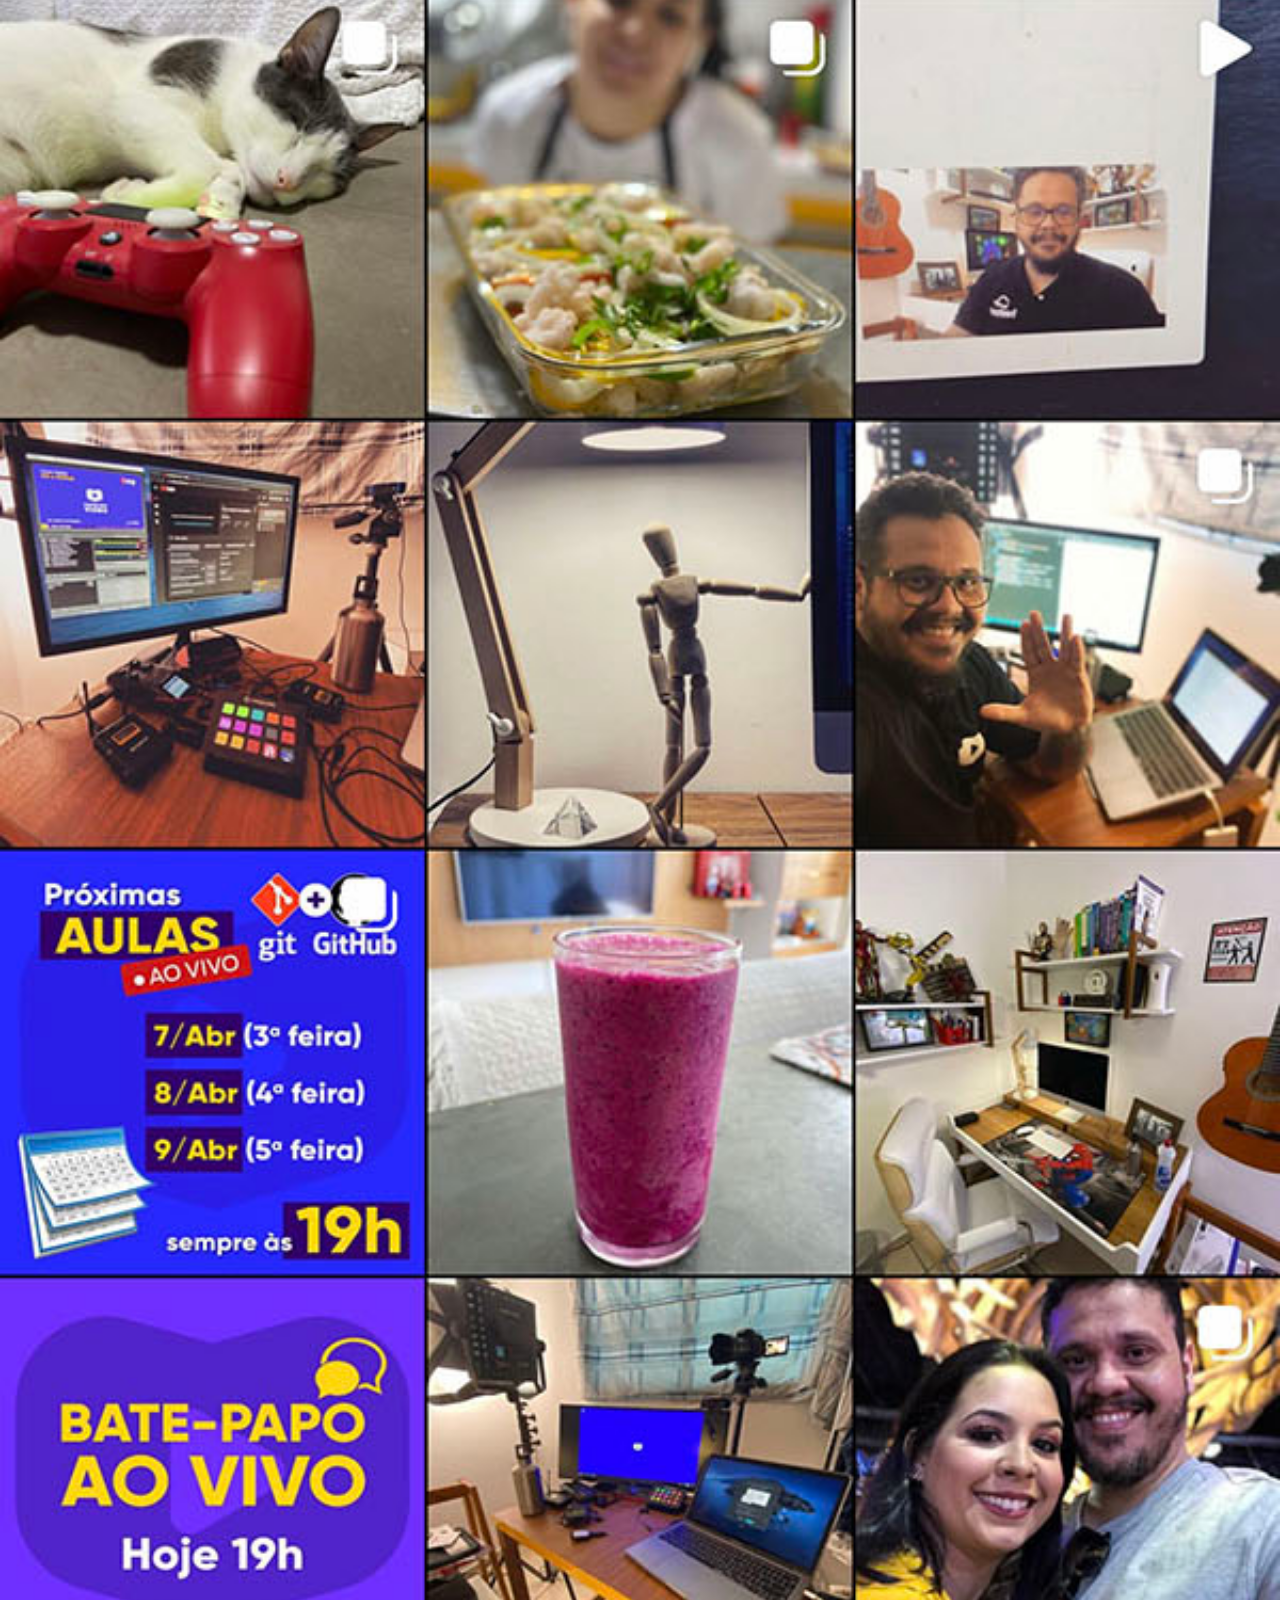
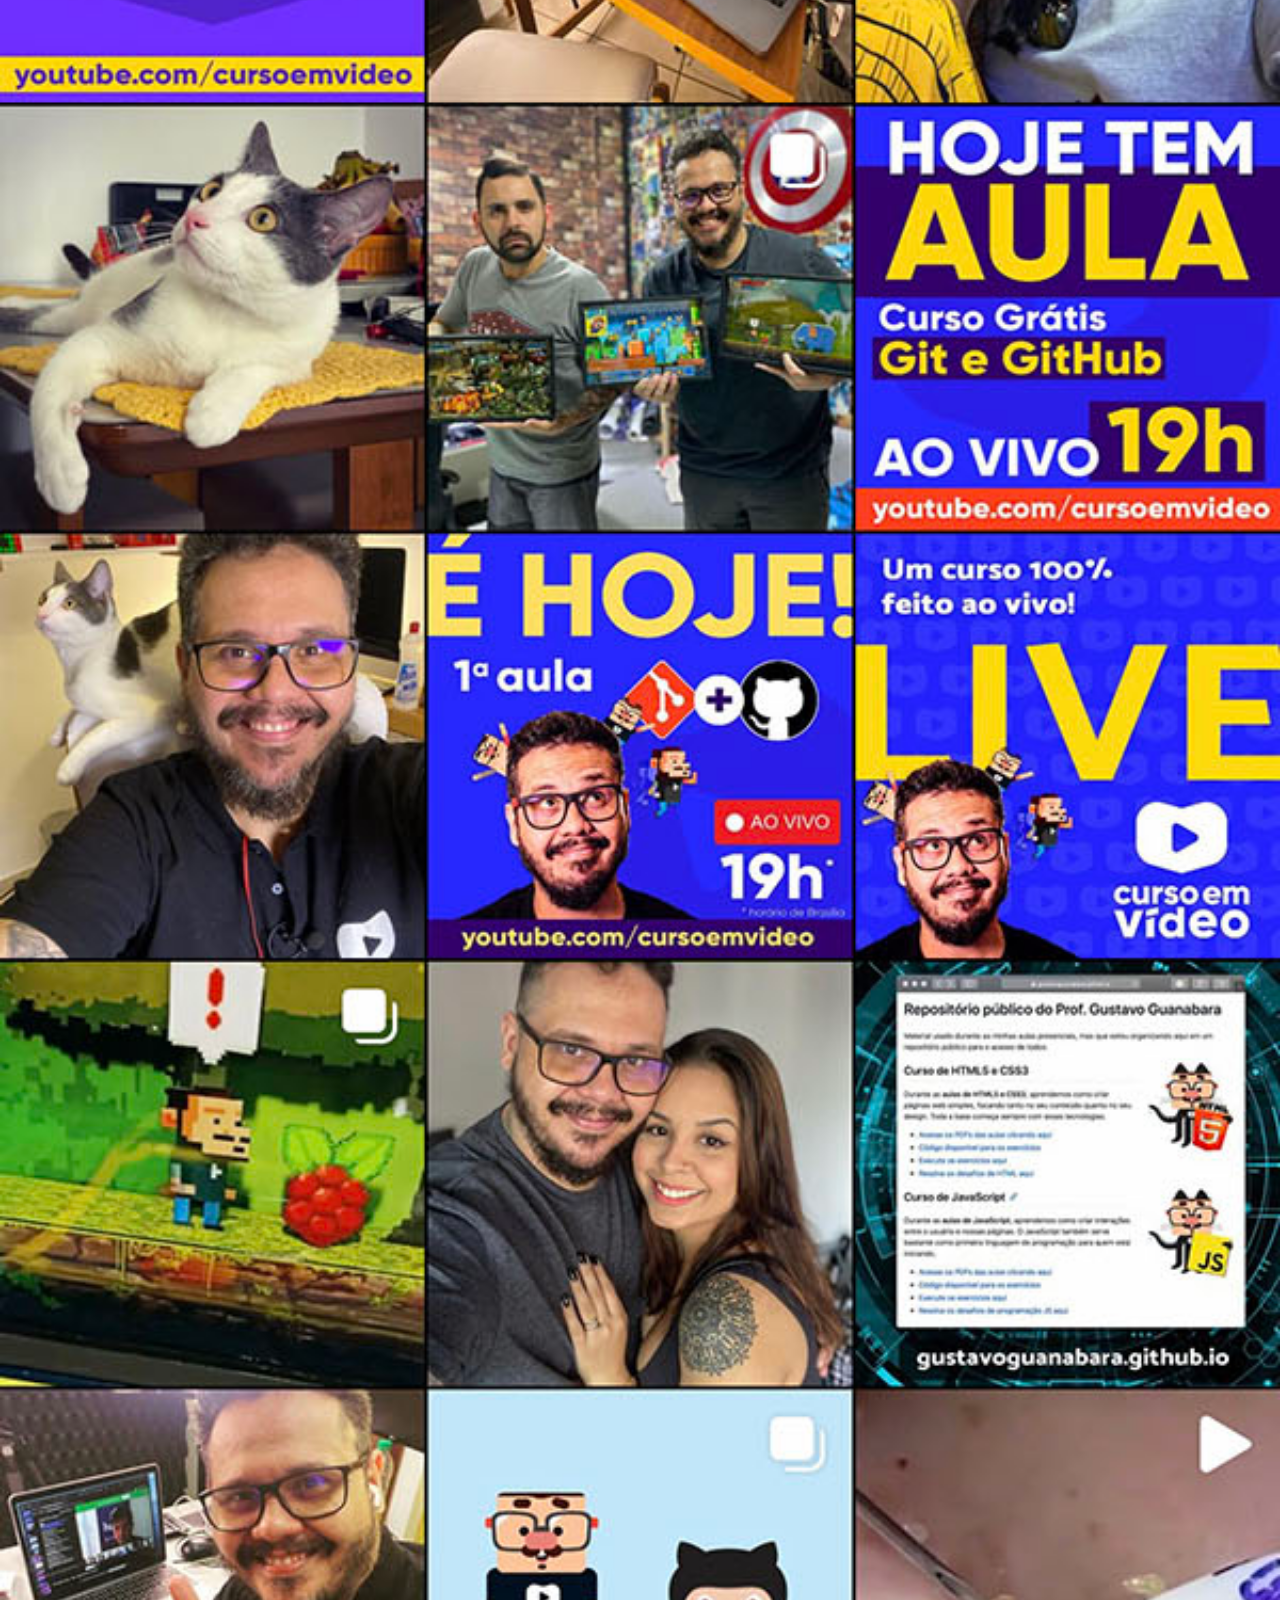
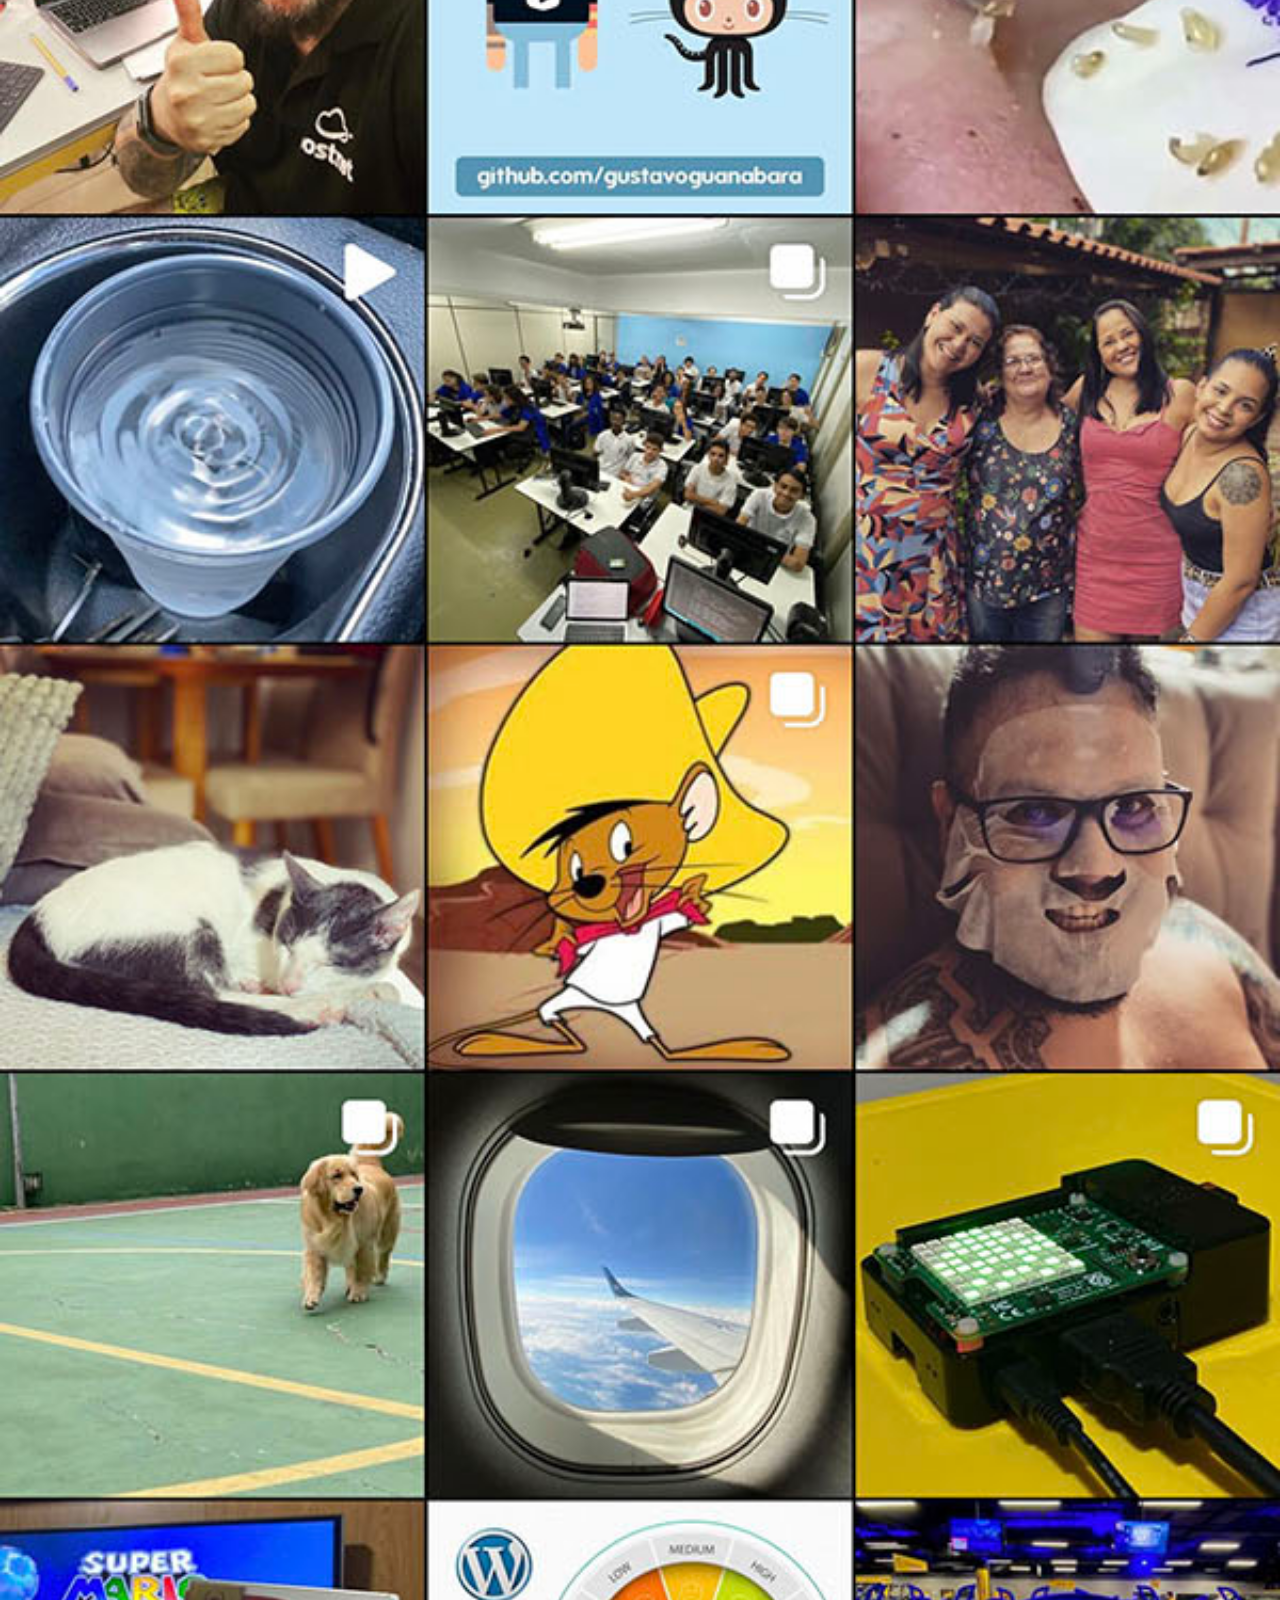
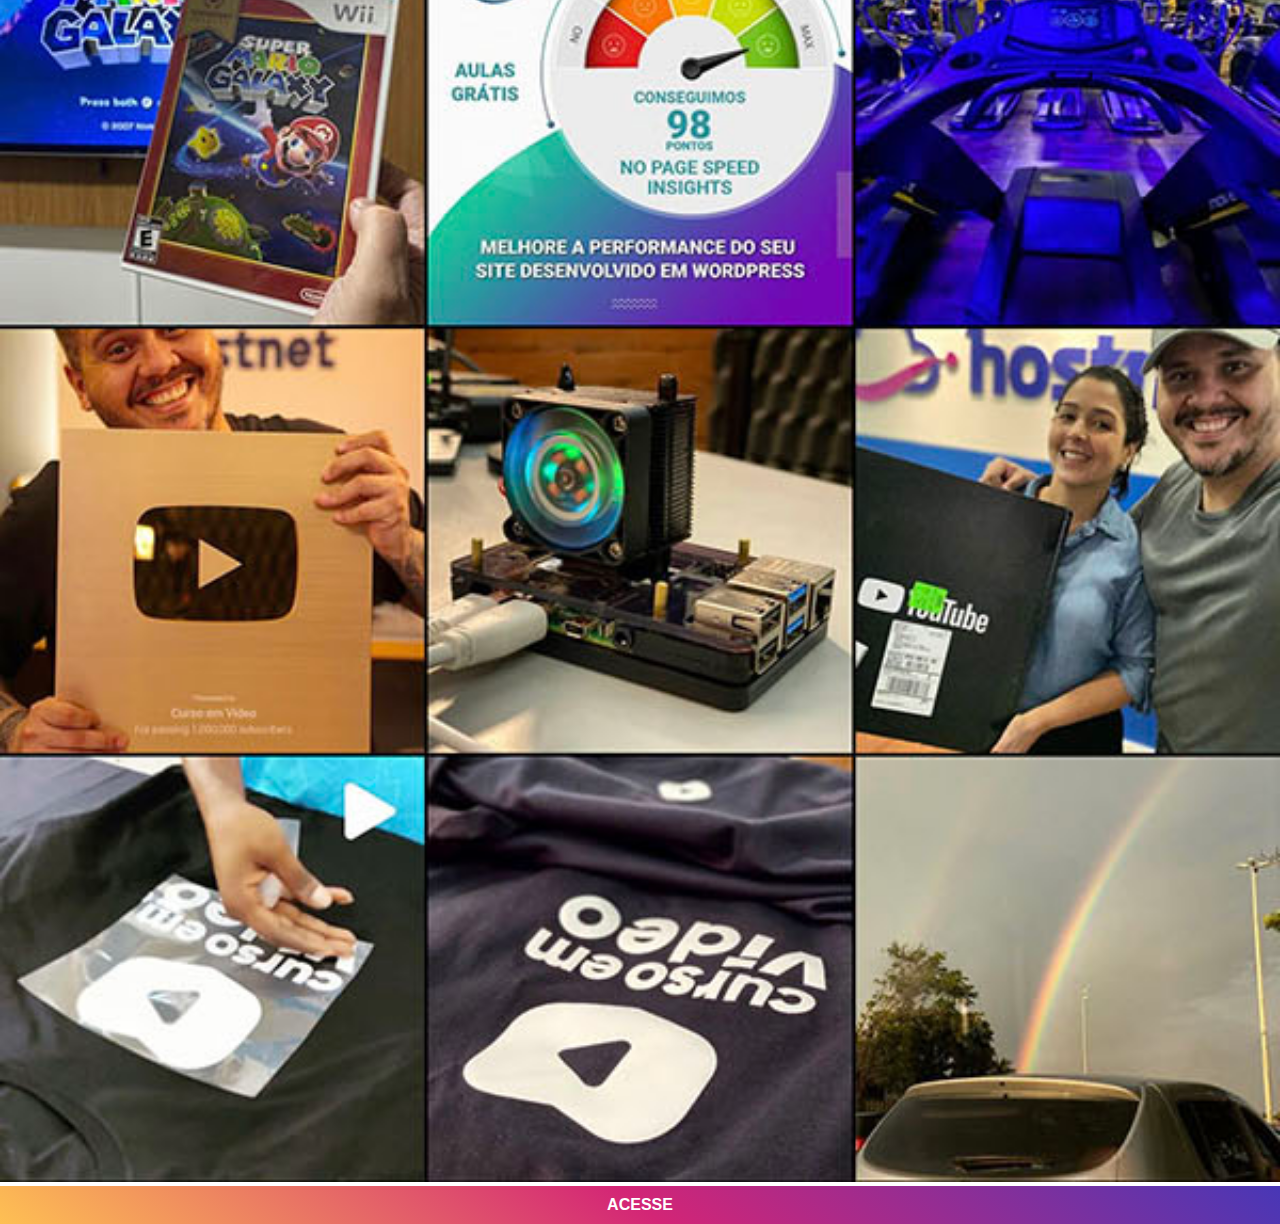
<file: instagram.html>
<!DOCTYPE html>
<html lang="pt-BR">
<head>
    <meta charset="UTF-8">
    <meta name="viewport" content="width=device-width, initial-scale=1.0">
    <title>Instagram</title>
    <link rel="stylesheet" href="social.css/instagram.css">
</head>
<body>
    <img src="imagens/tela-instagram.jpg" alt="tela-instagram">
    <a href="https://www.instagram.com/gustavoguanabara/" link="external" target="_blank">ACESSE</a>
</body>
</html>
</file>
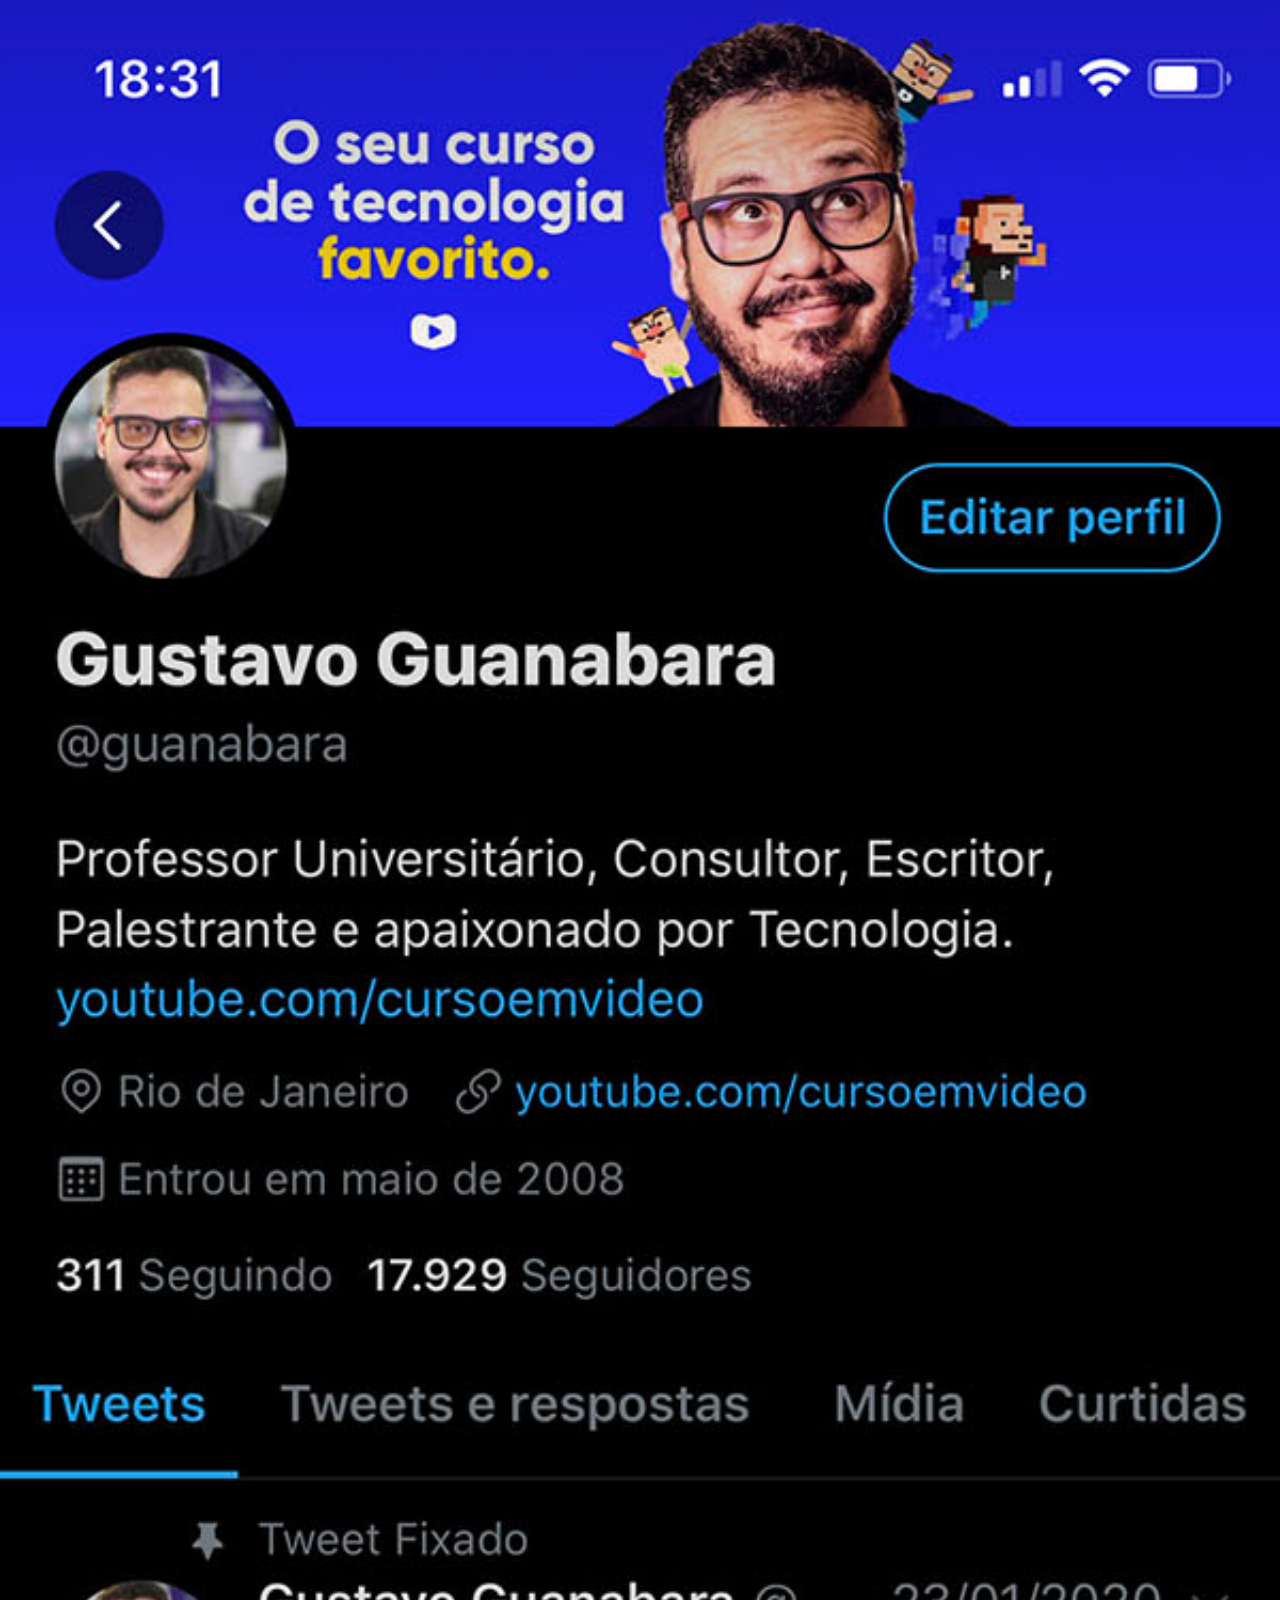
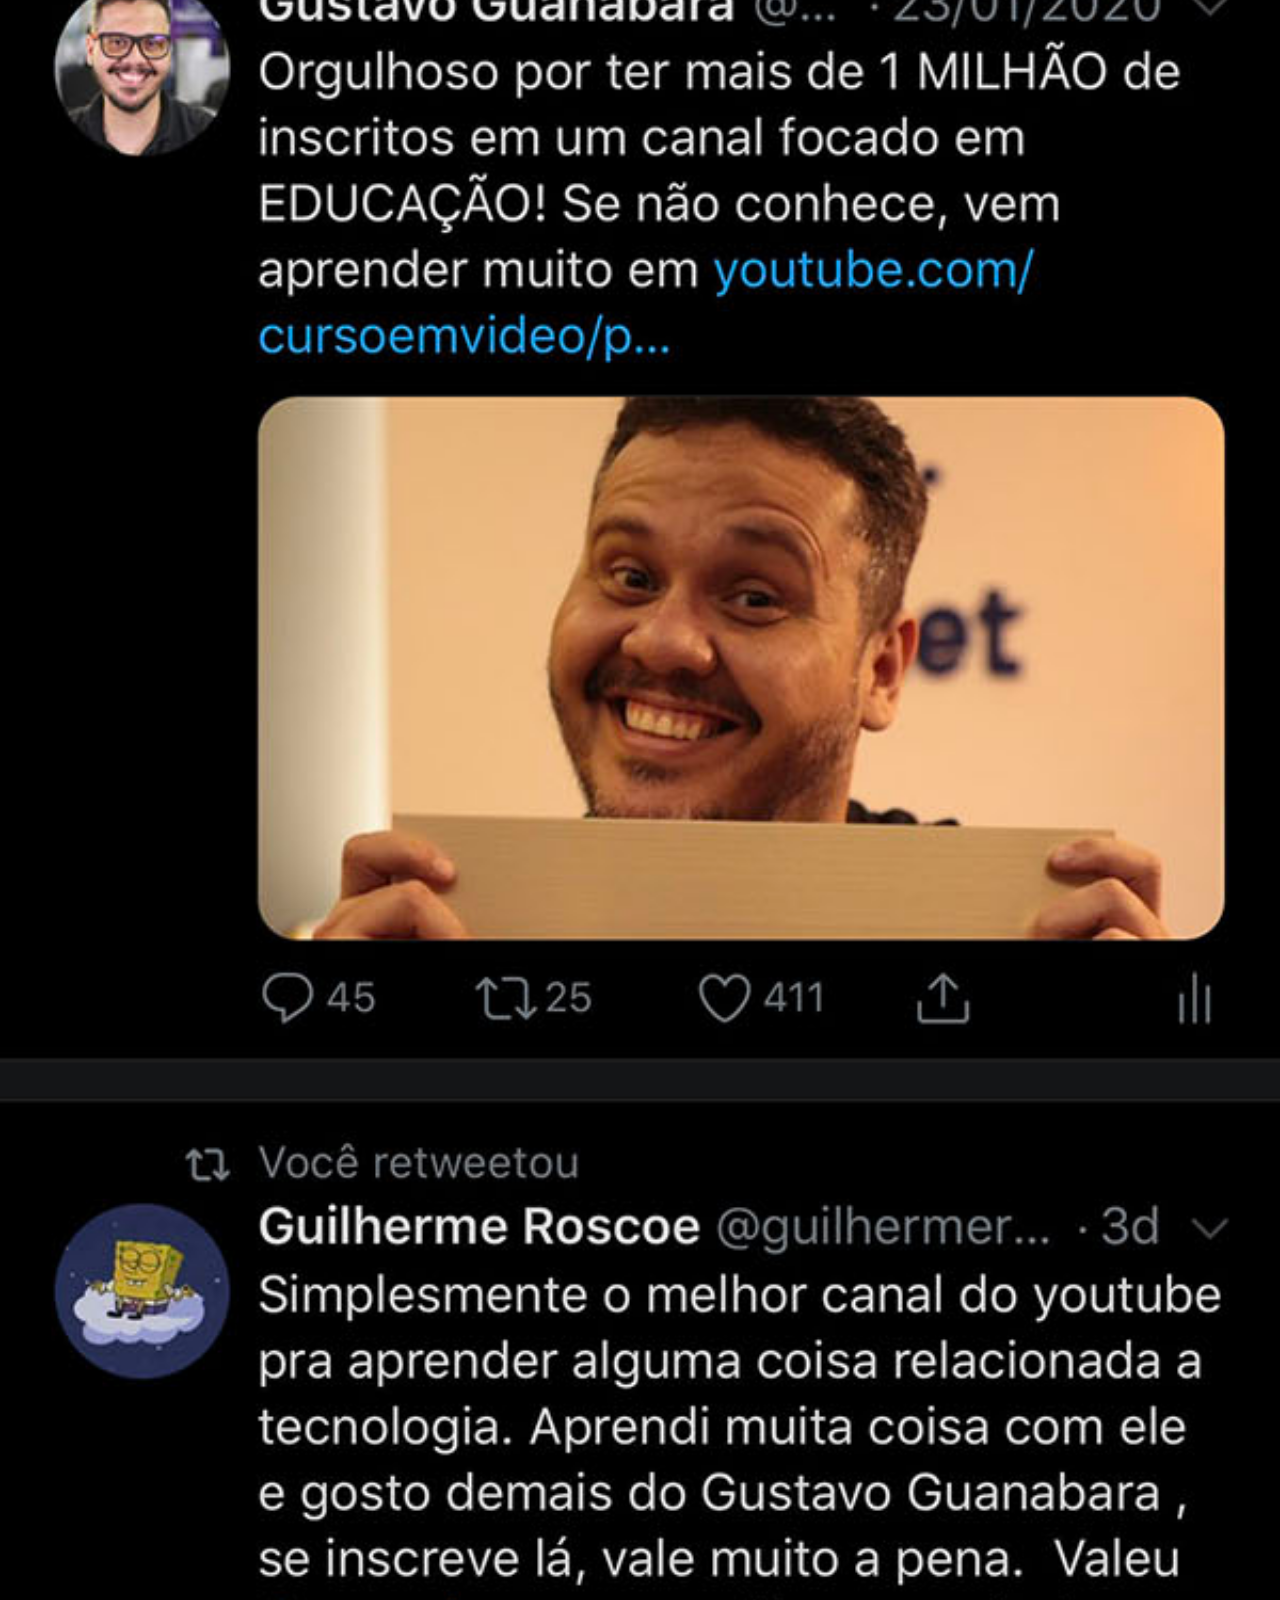
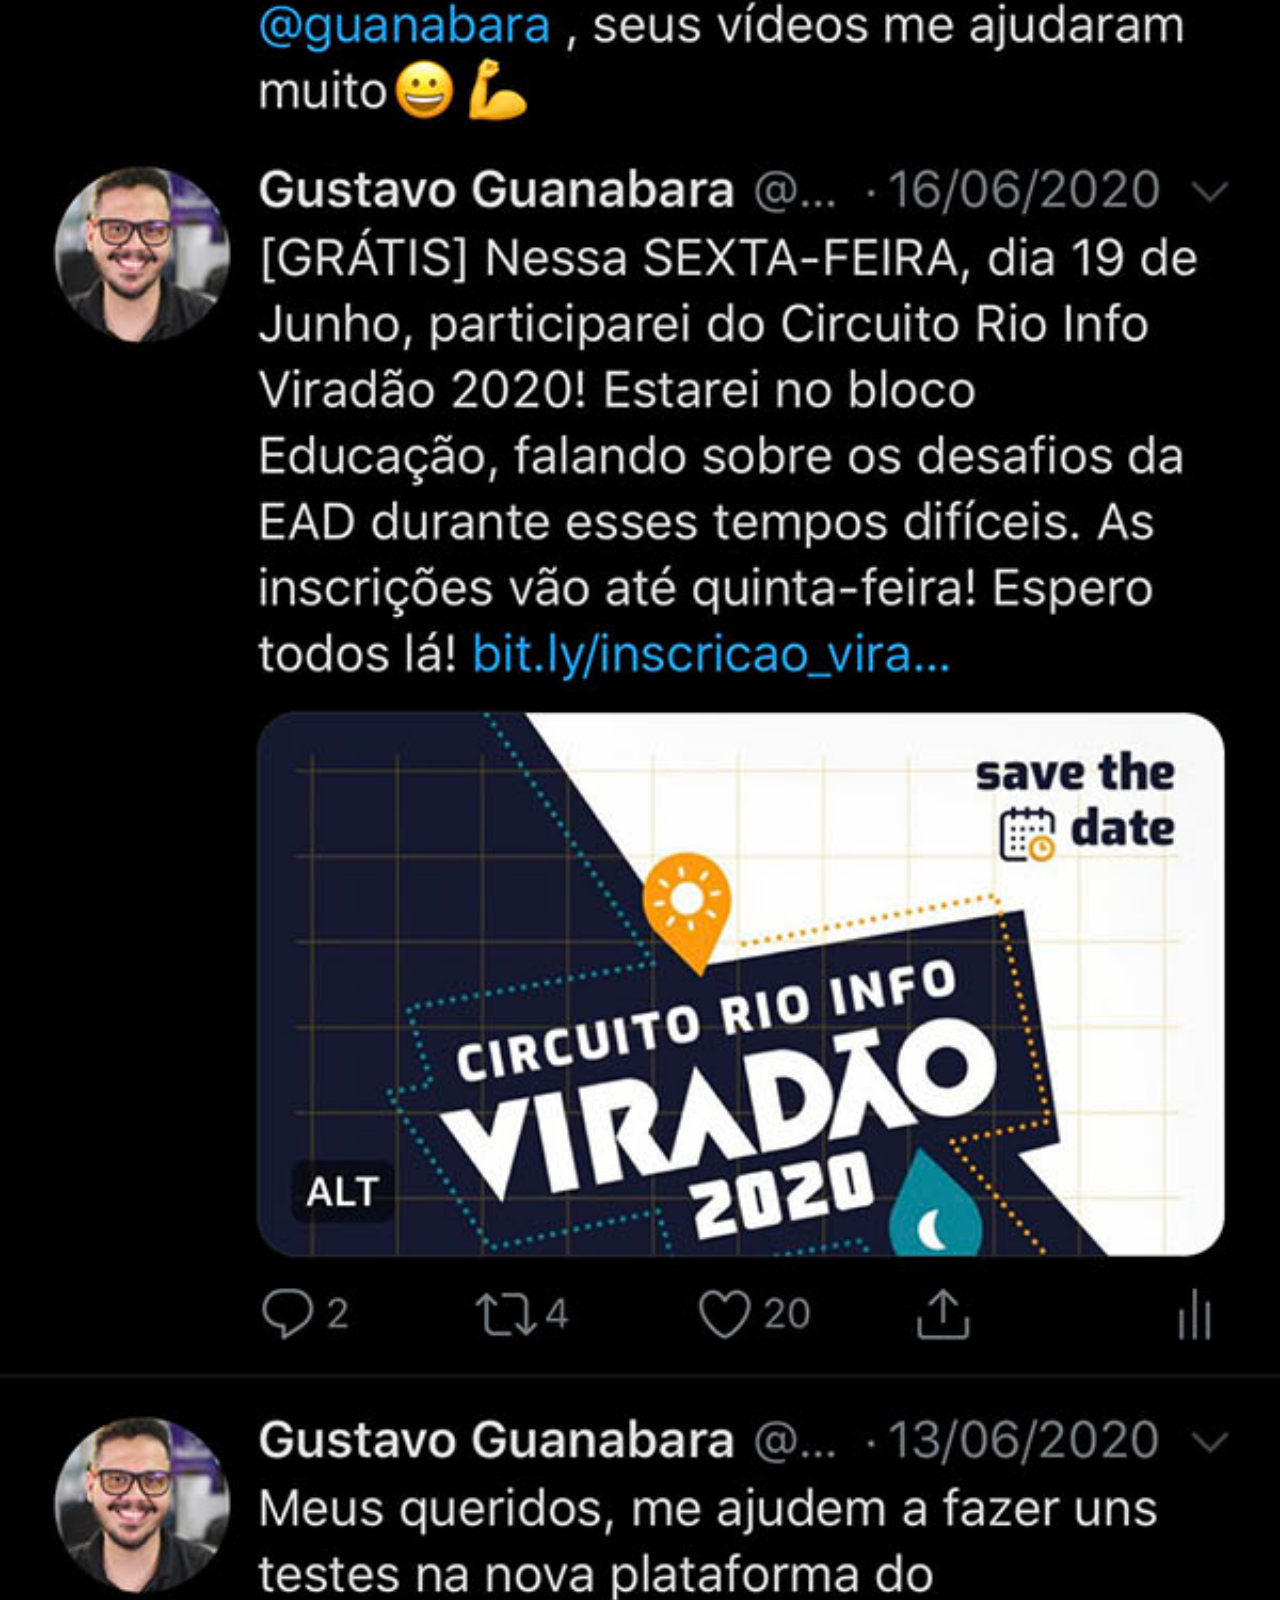
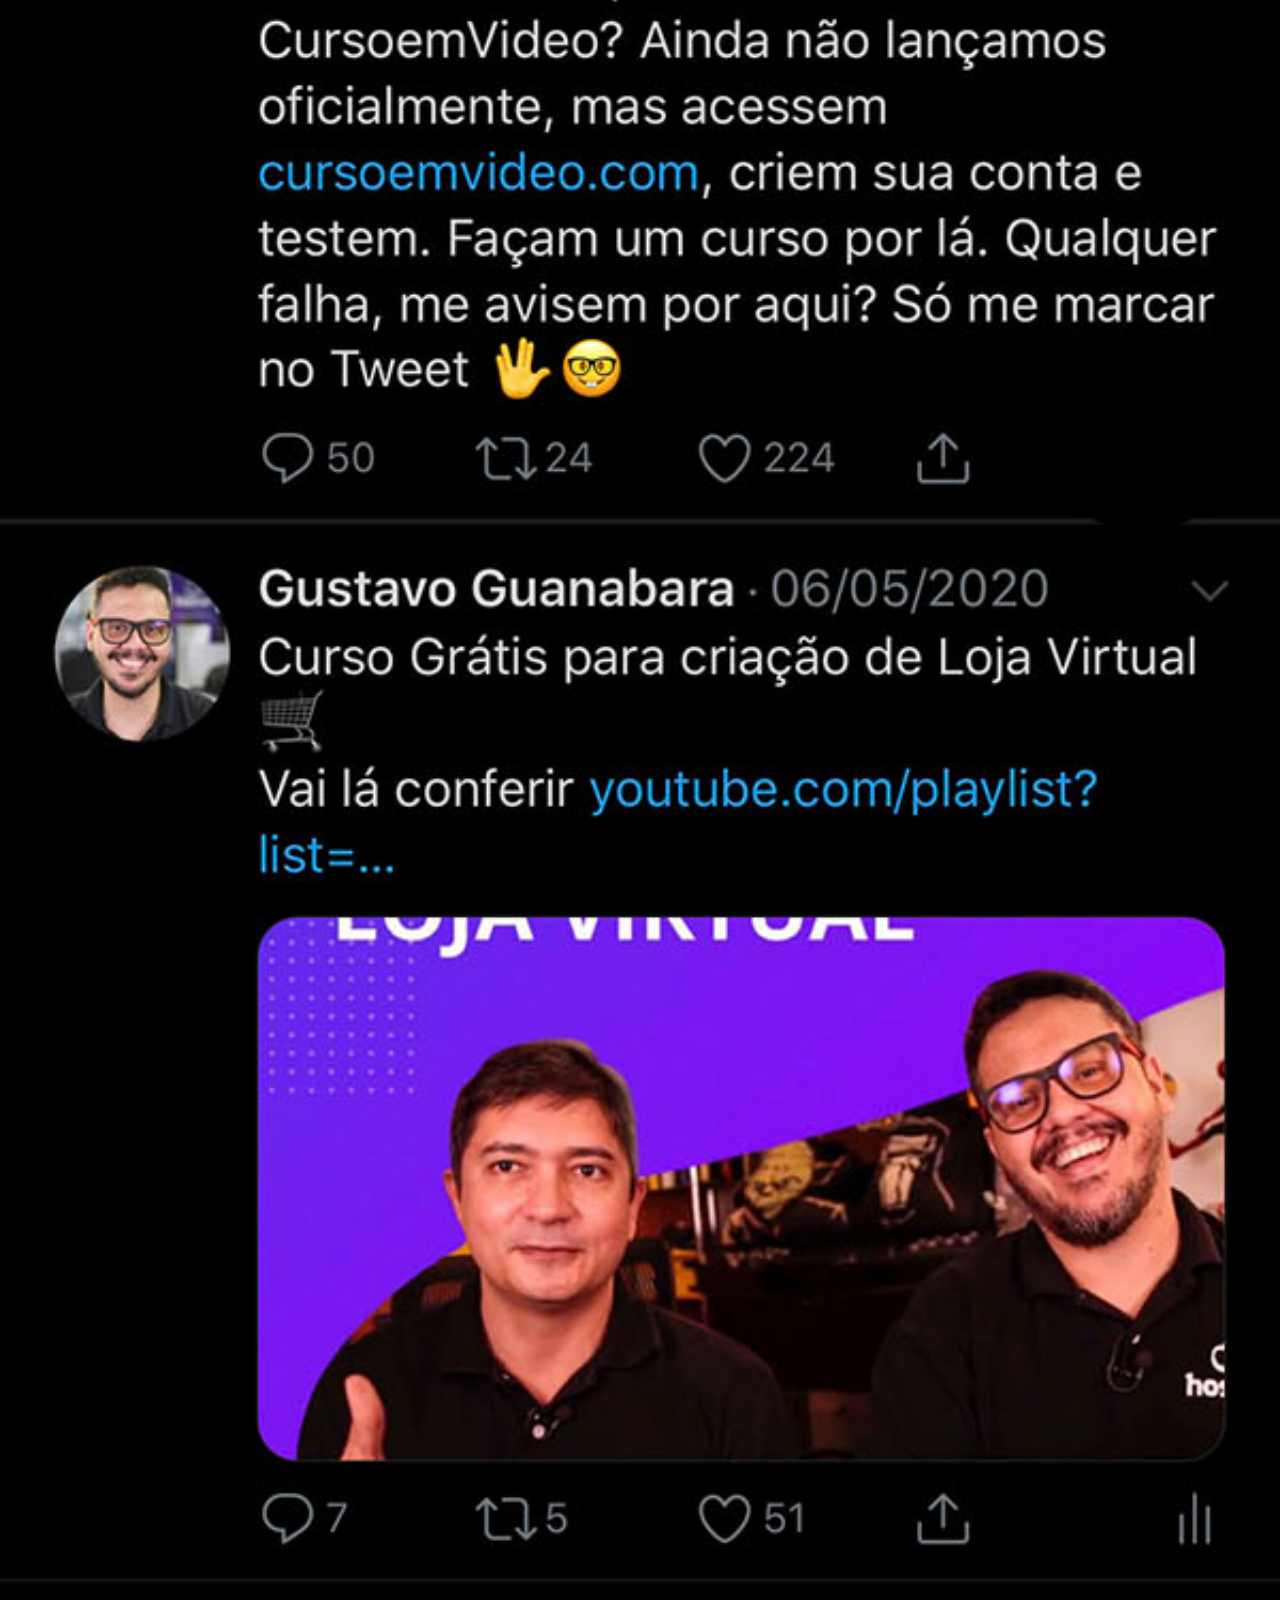
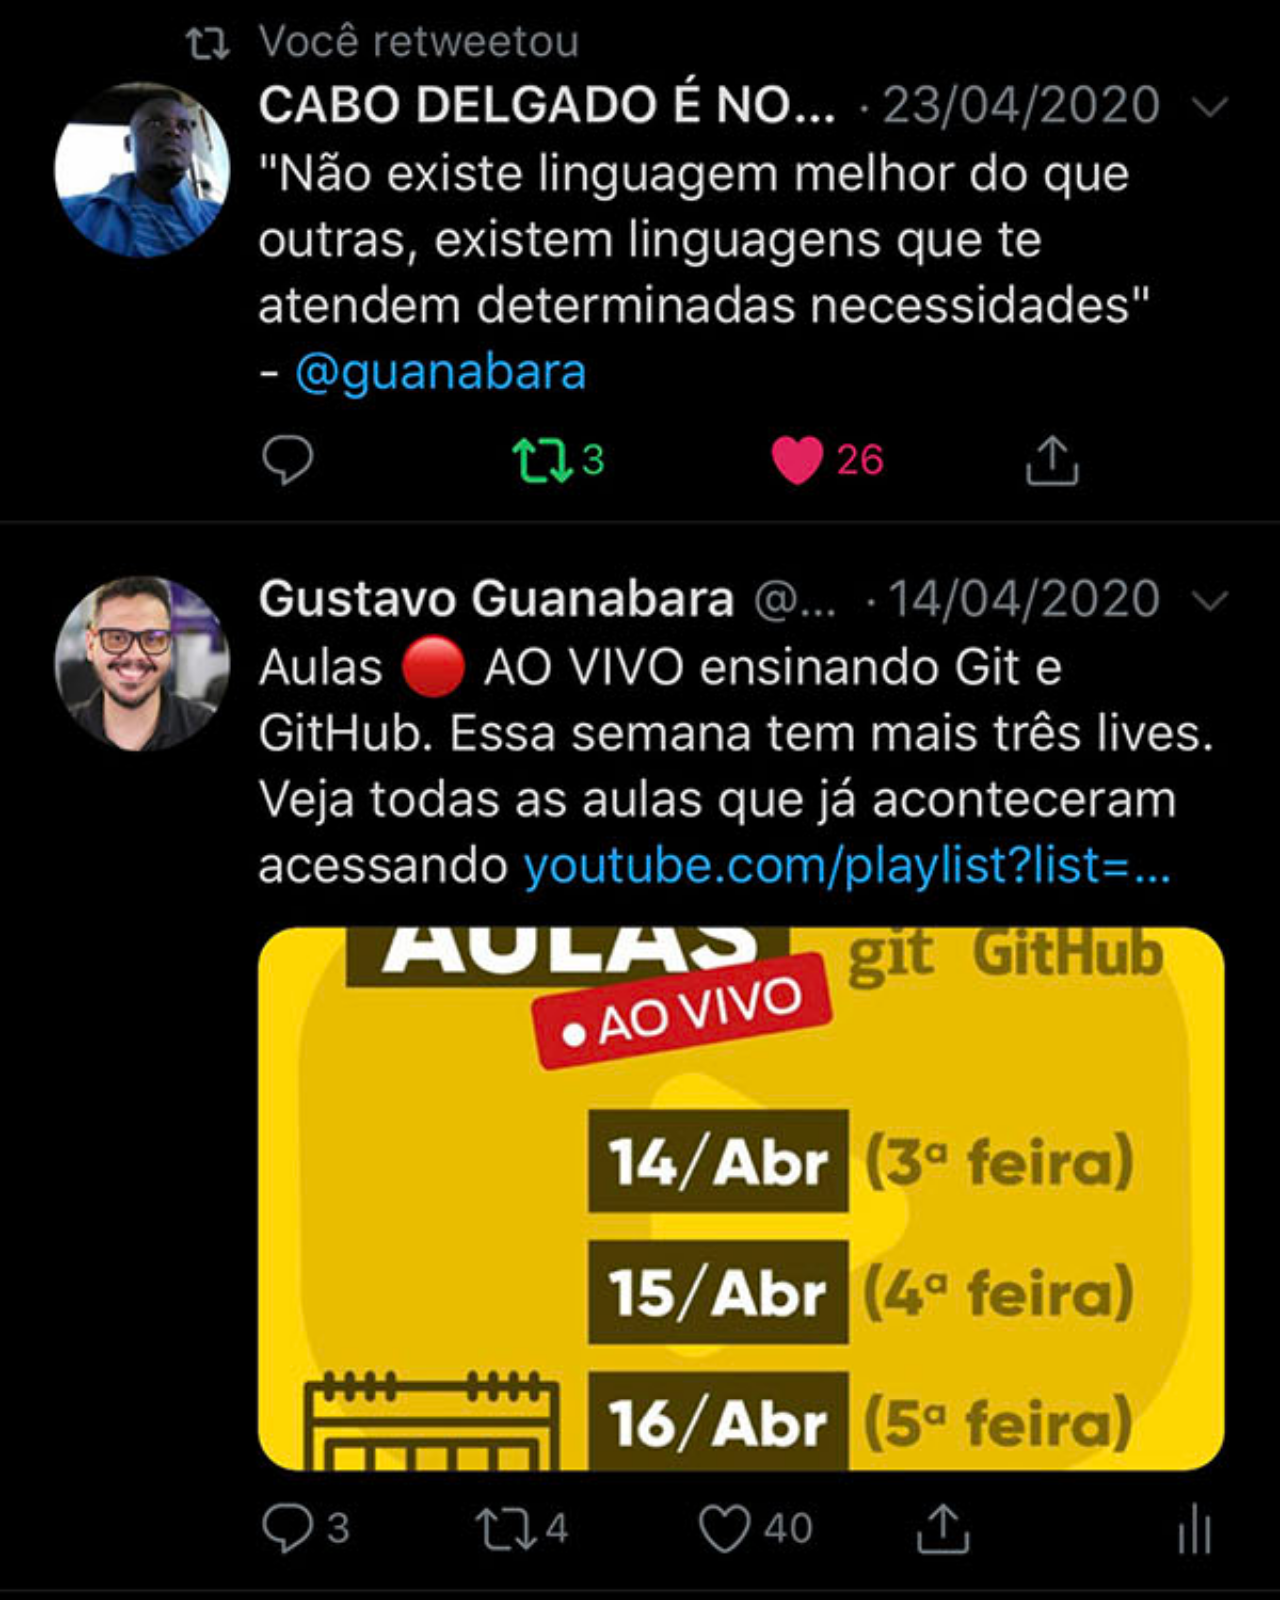
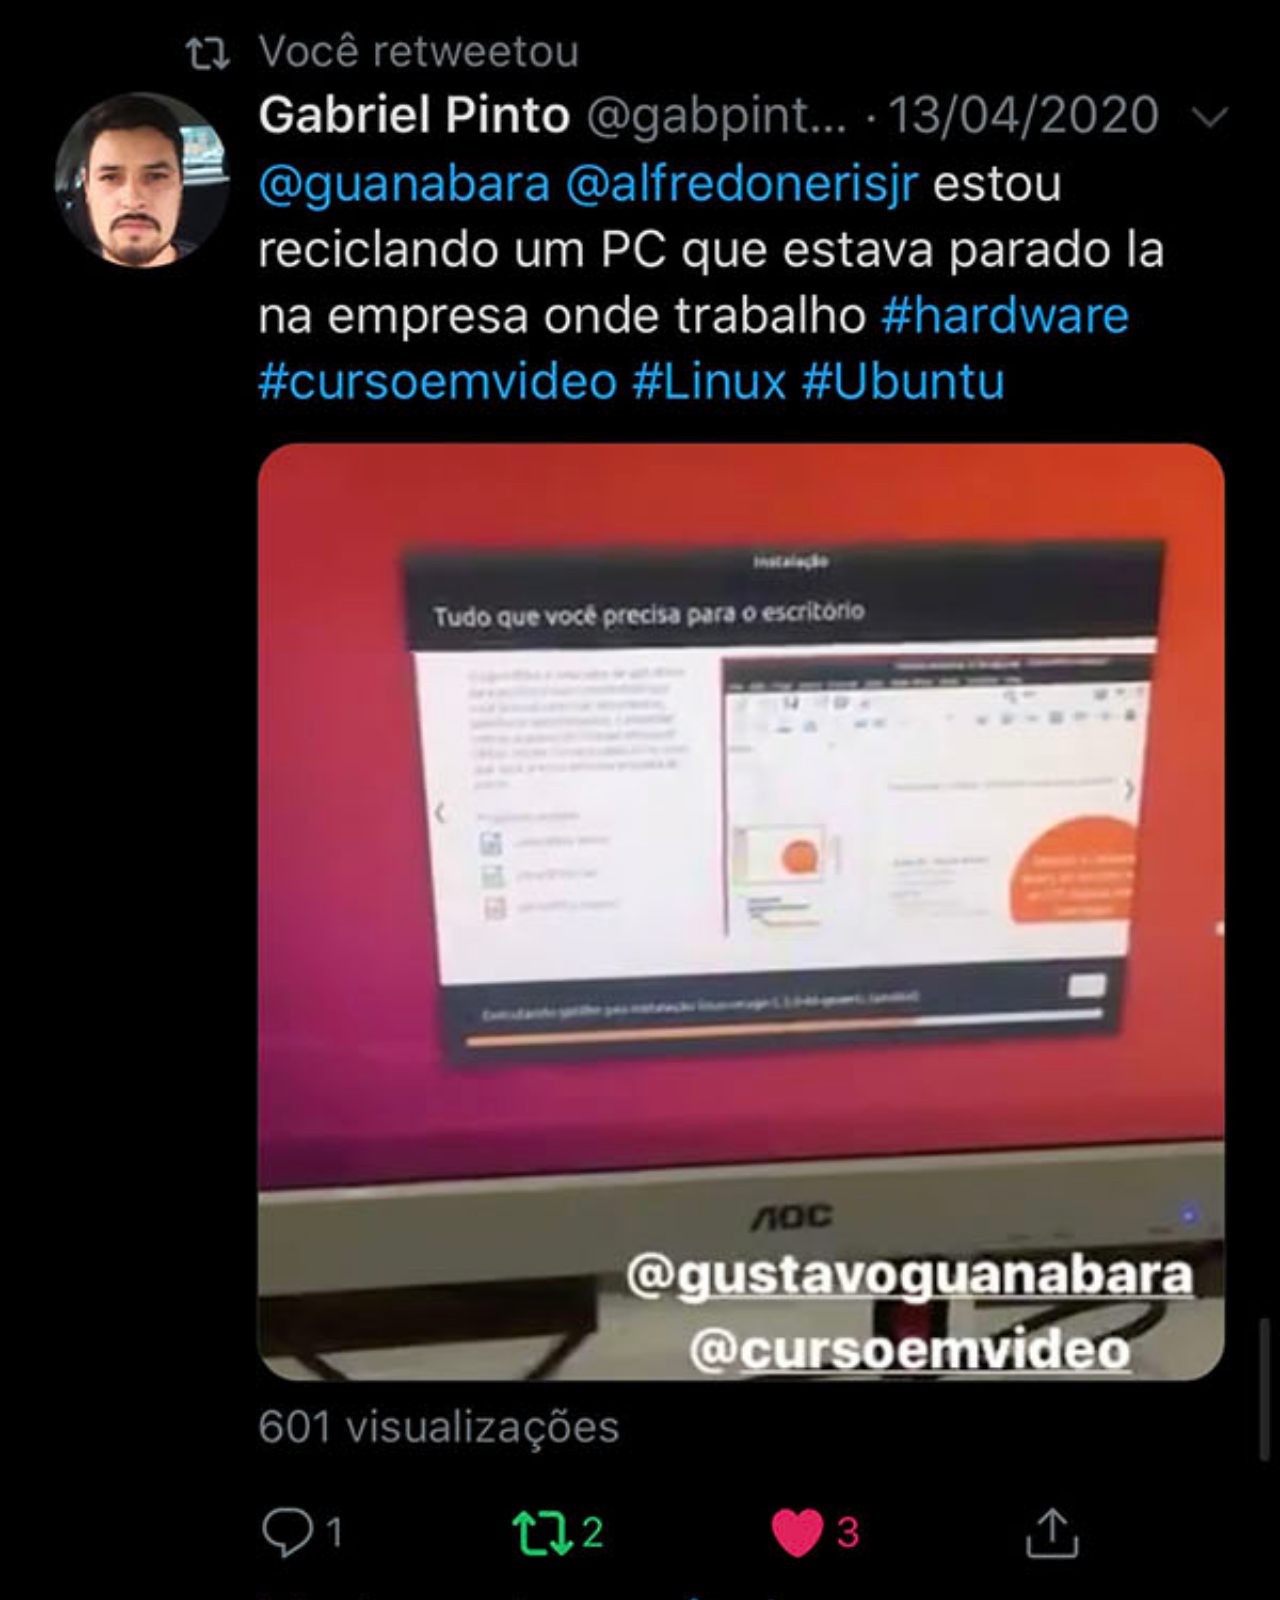
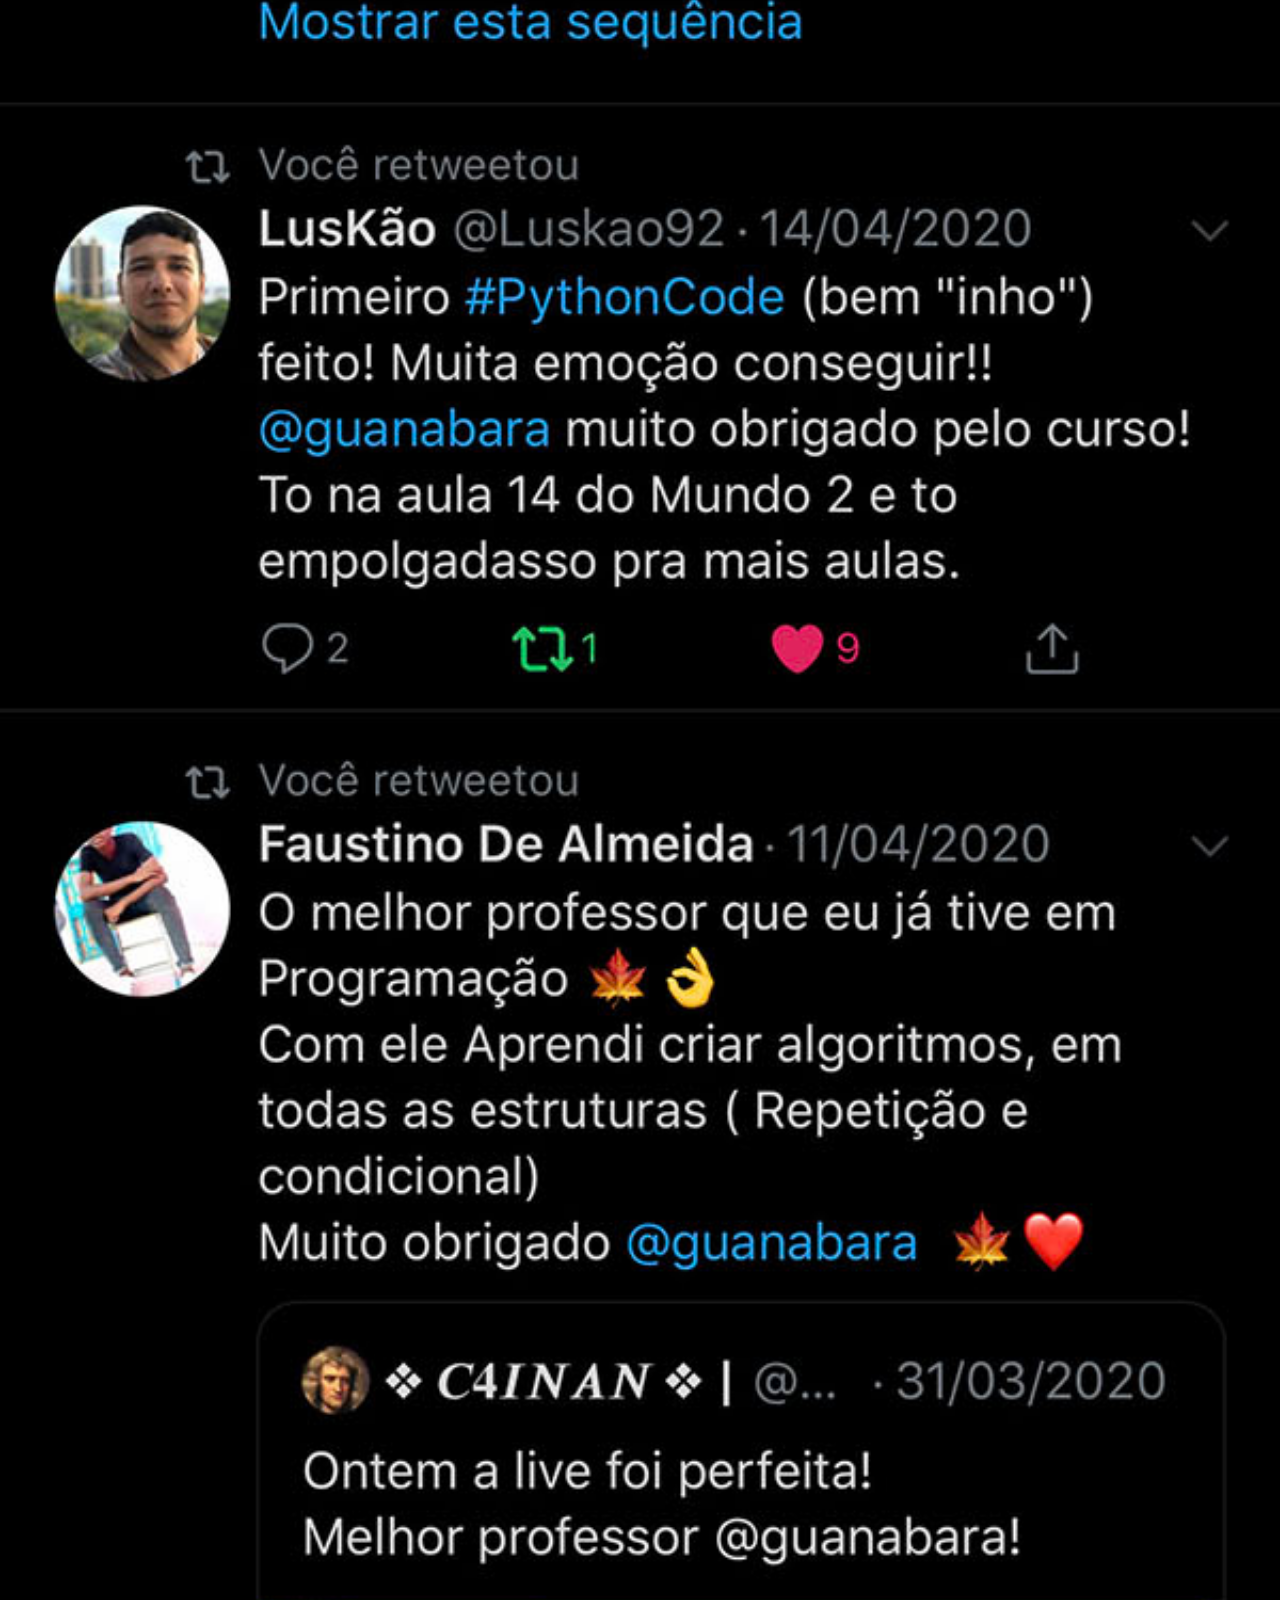
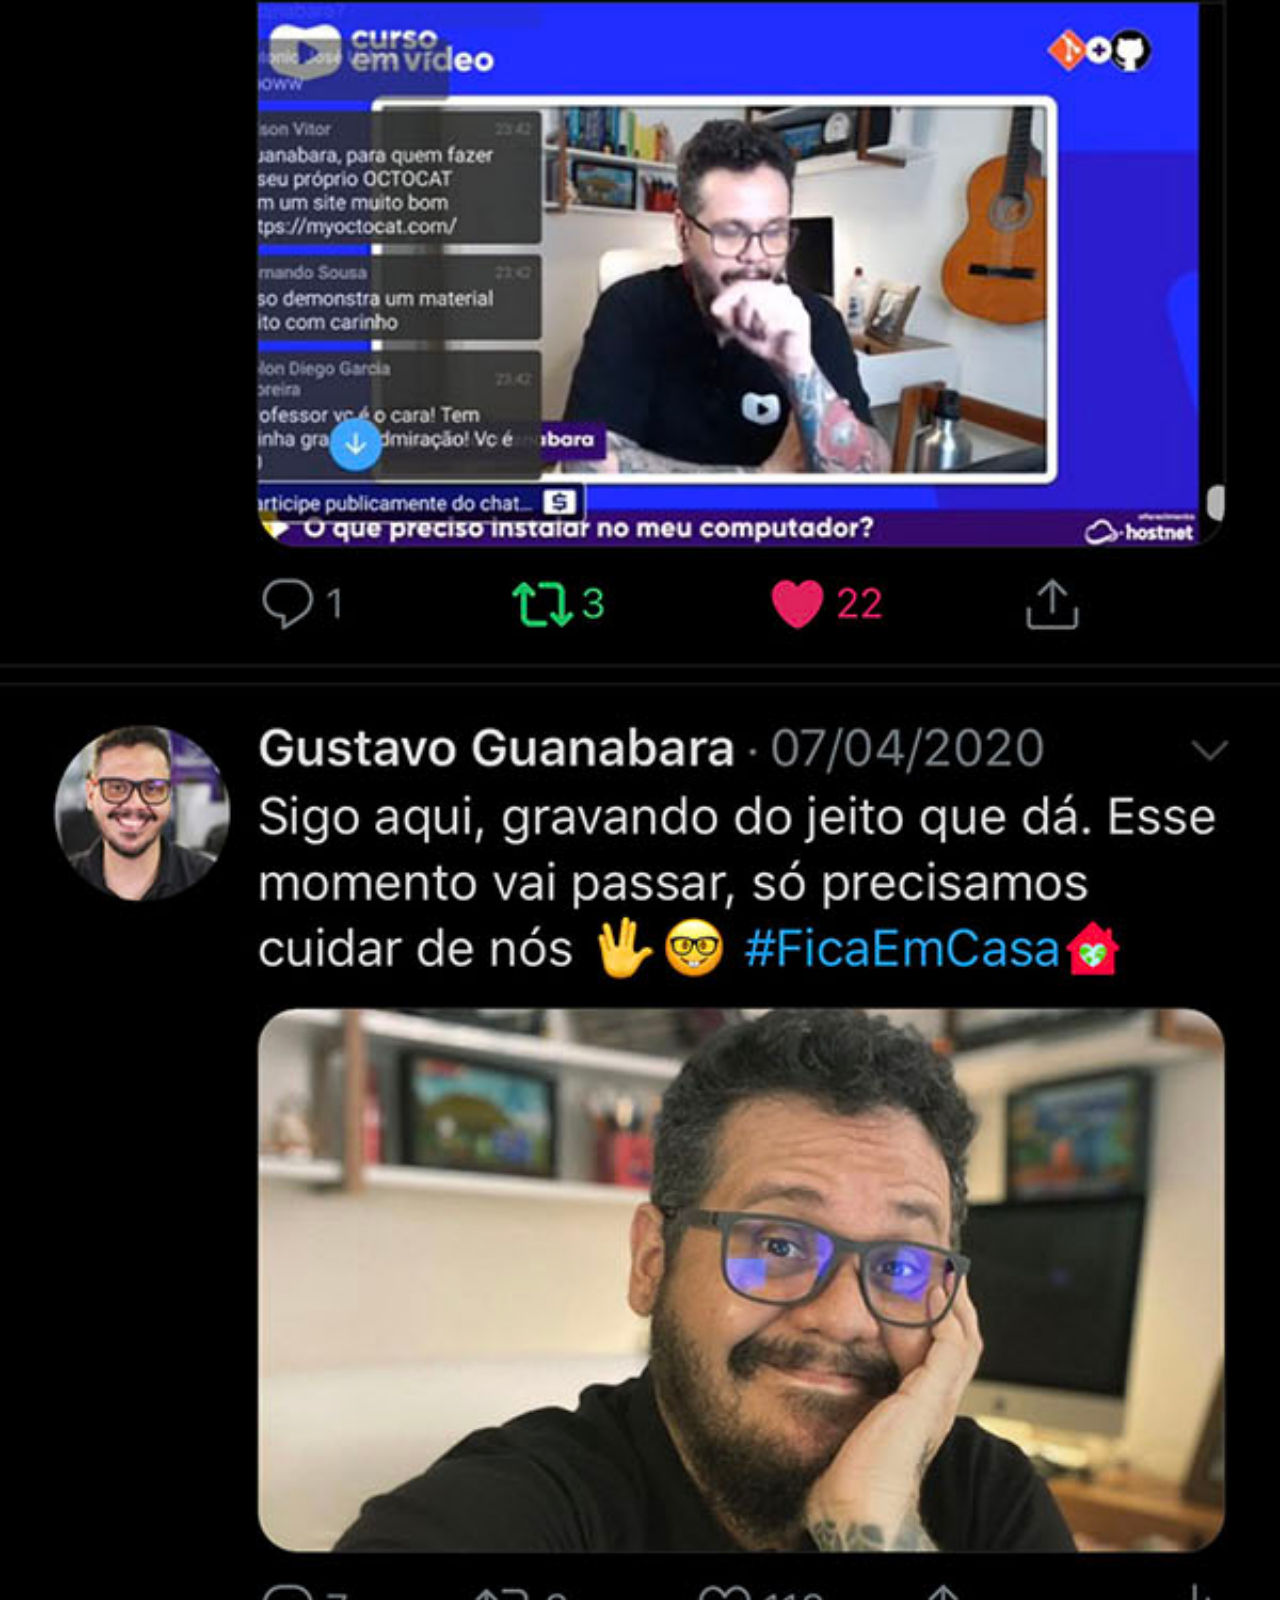
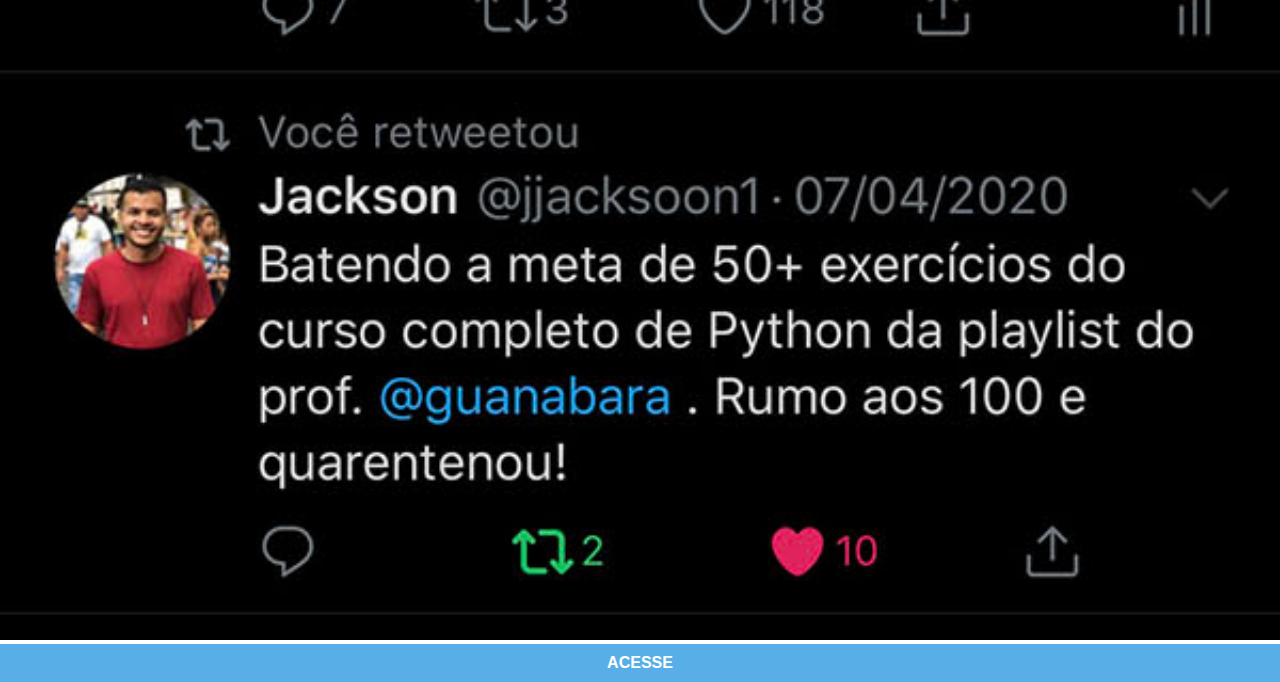
<file: twitter.html>
<!DOCTYPE html>
<html lang="pt-BR">
<head>
    <meta charset="UTF-8">
    <meta name="viewport" content="width=device-width, initial-scale=1.0">
    <title>Twitter</title>
    <link rel="stylesheet" href="social.css/twitter.css">
</head>
<body>
    <img src="imagens/tela-twitter.jpg" alt="tela-twitter">
    <a href="https://twitter.com/guanabara?t=6faFLKu0-KaAwvq29DjSUA&s=08" link="external" target="_blank">ACESSE</a>
</body>
</html>
</file>
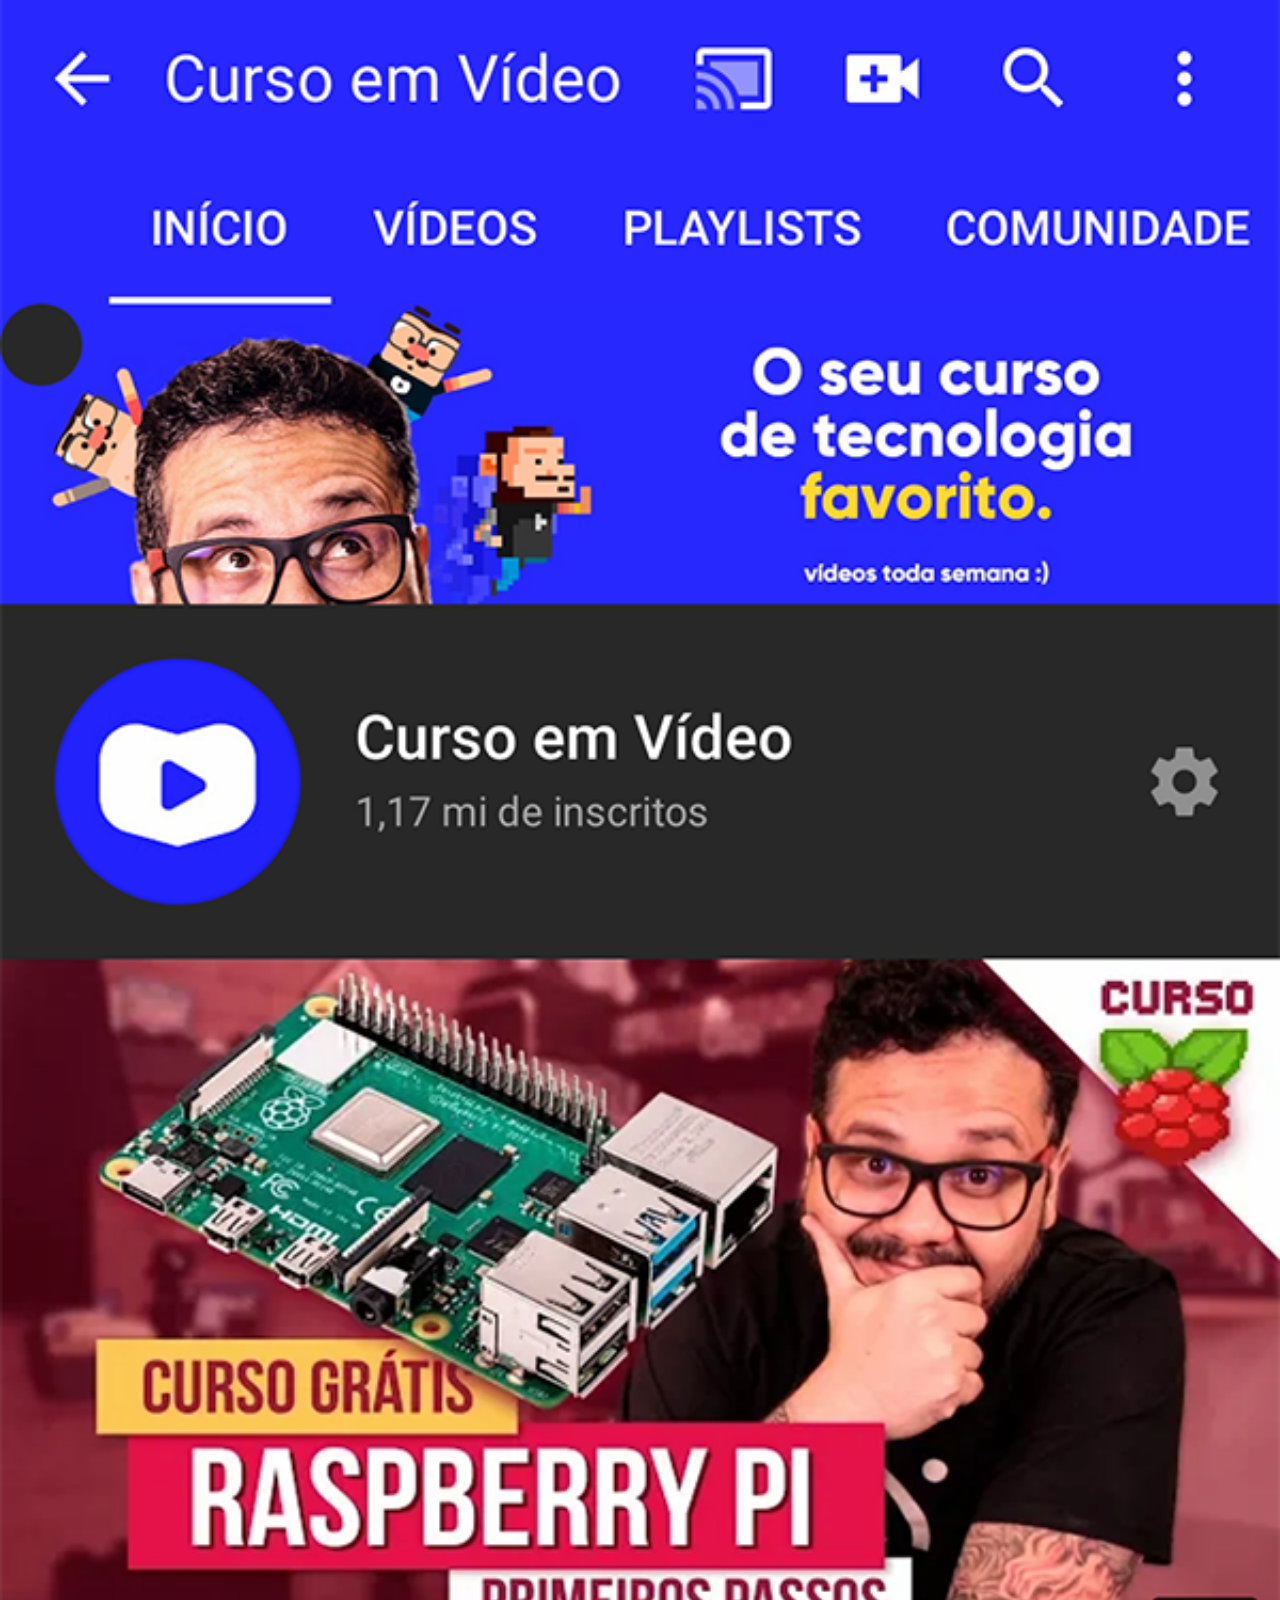
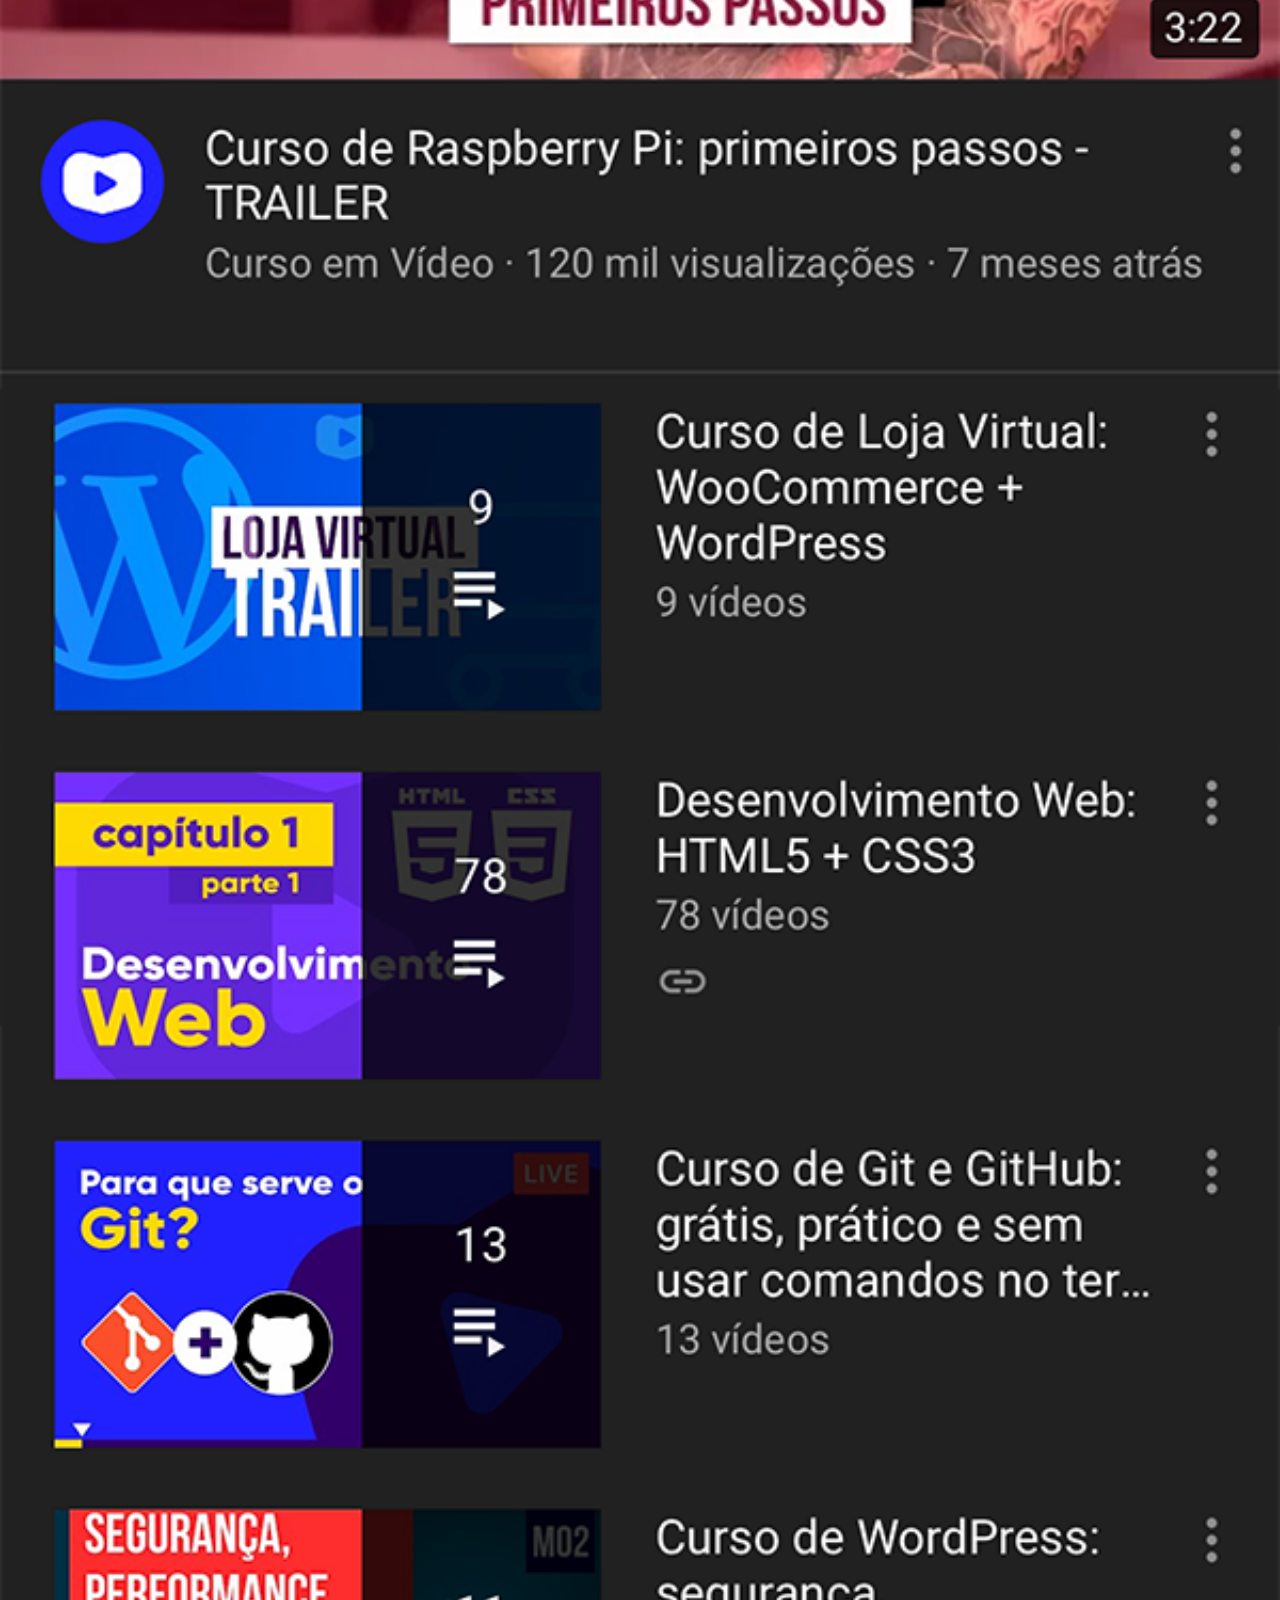
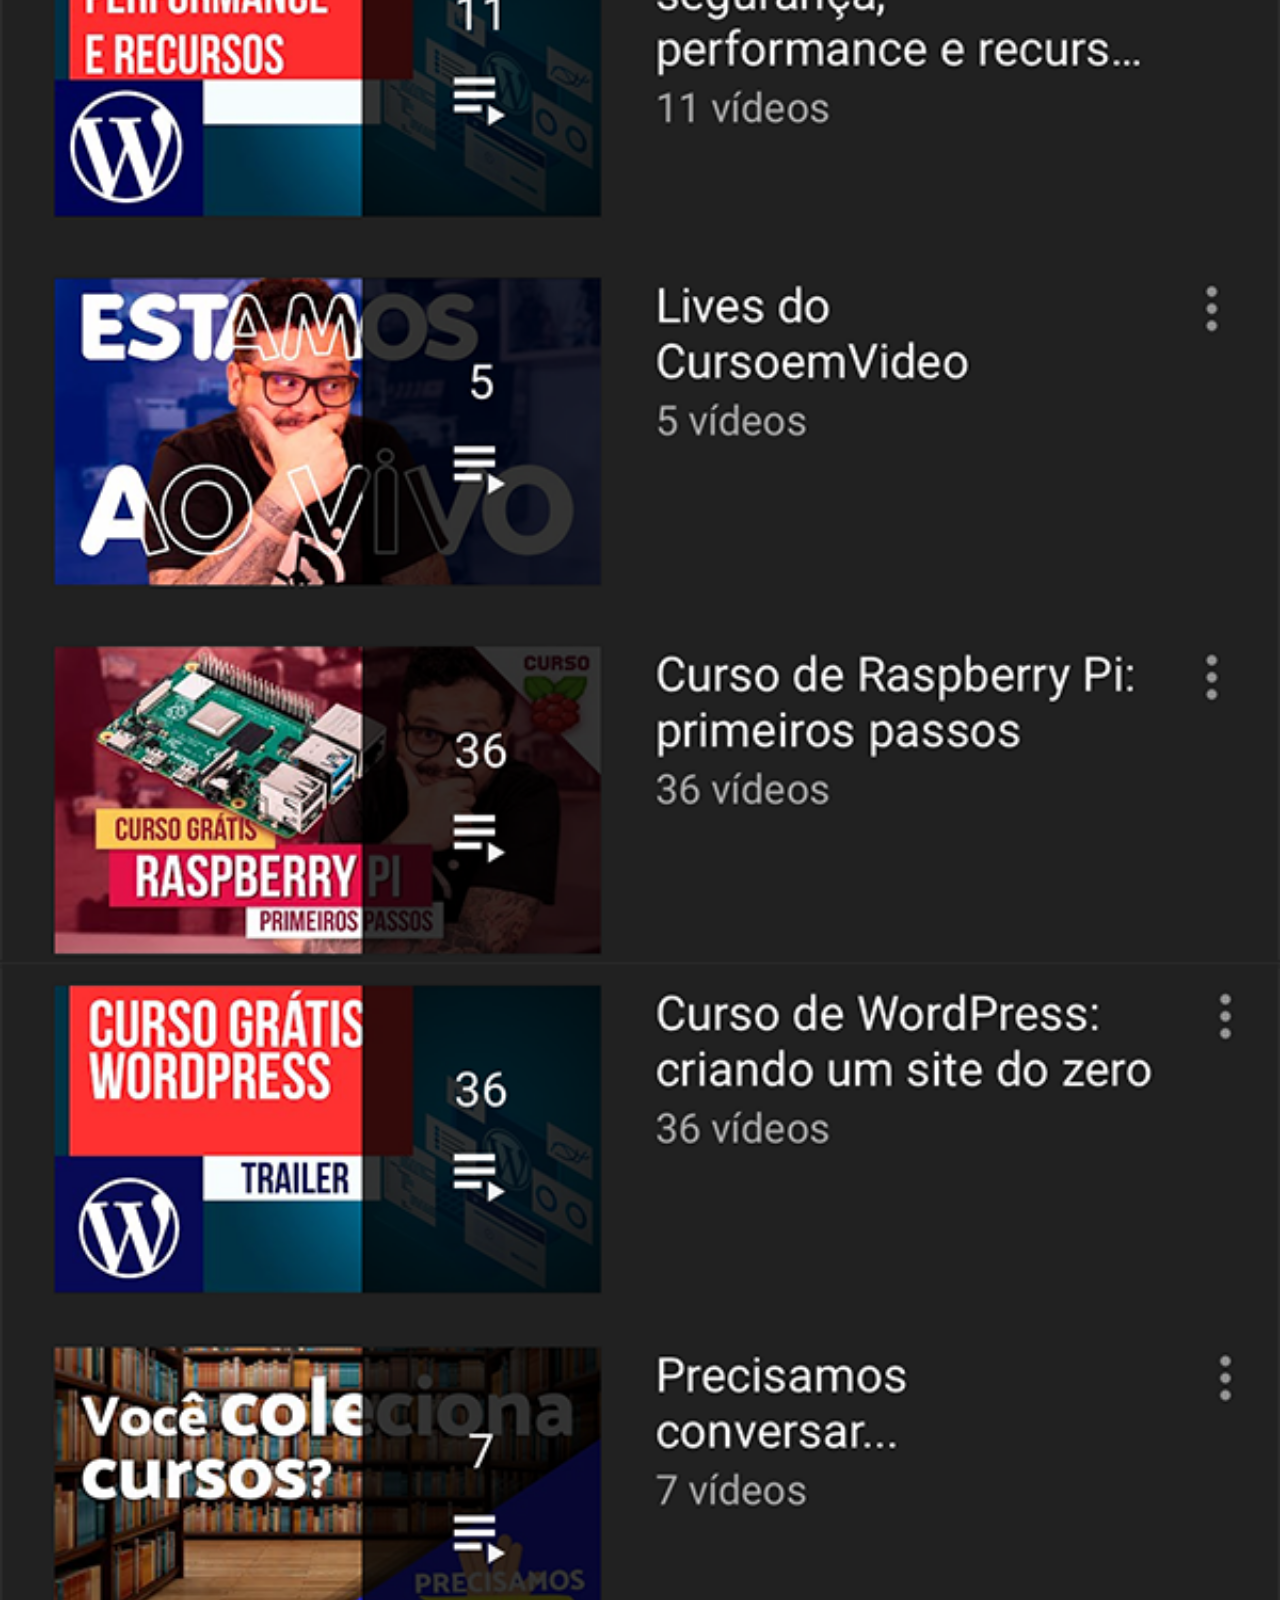
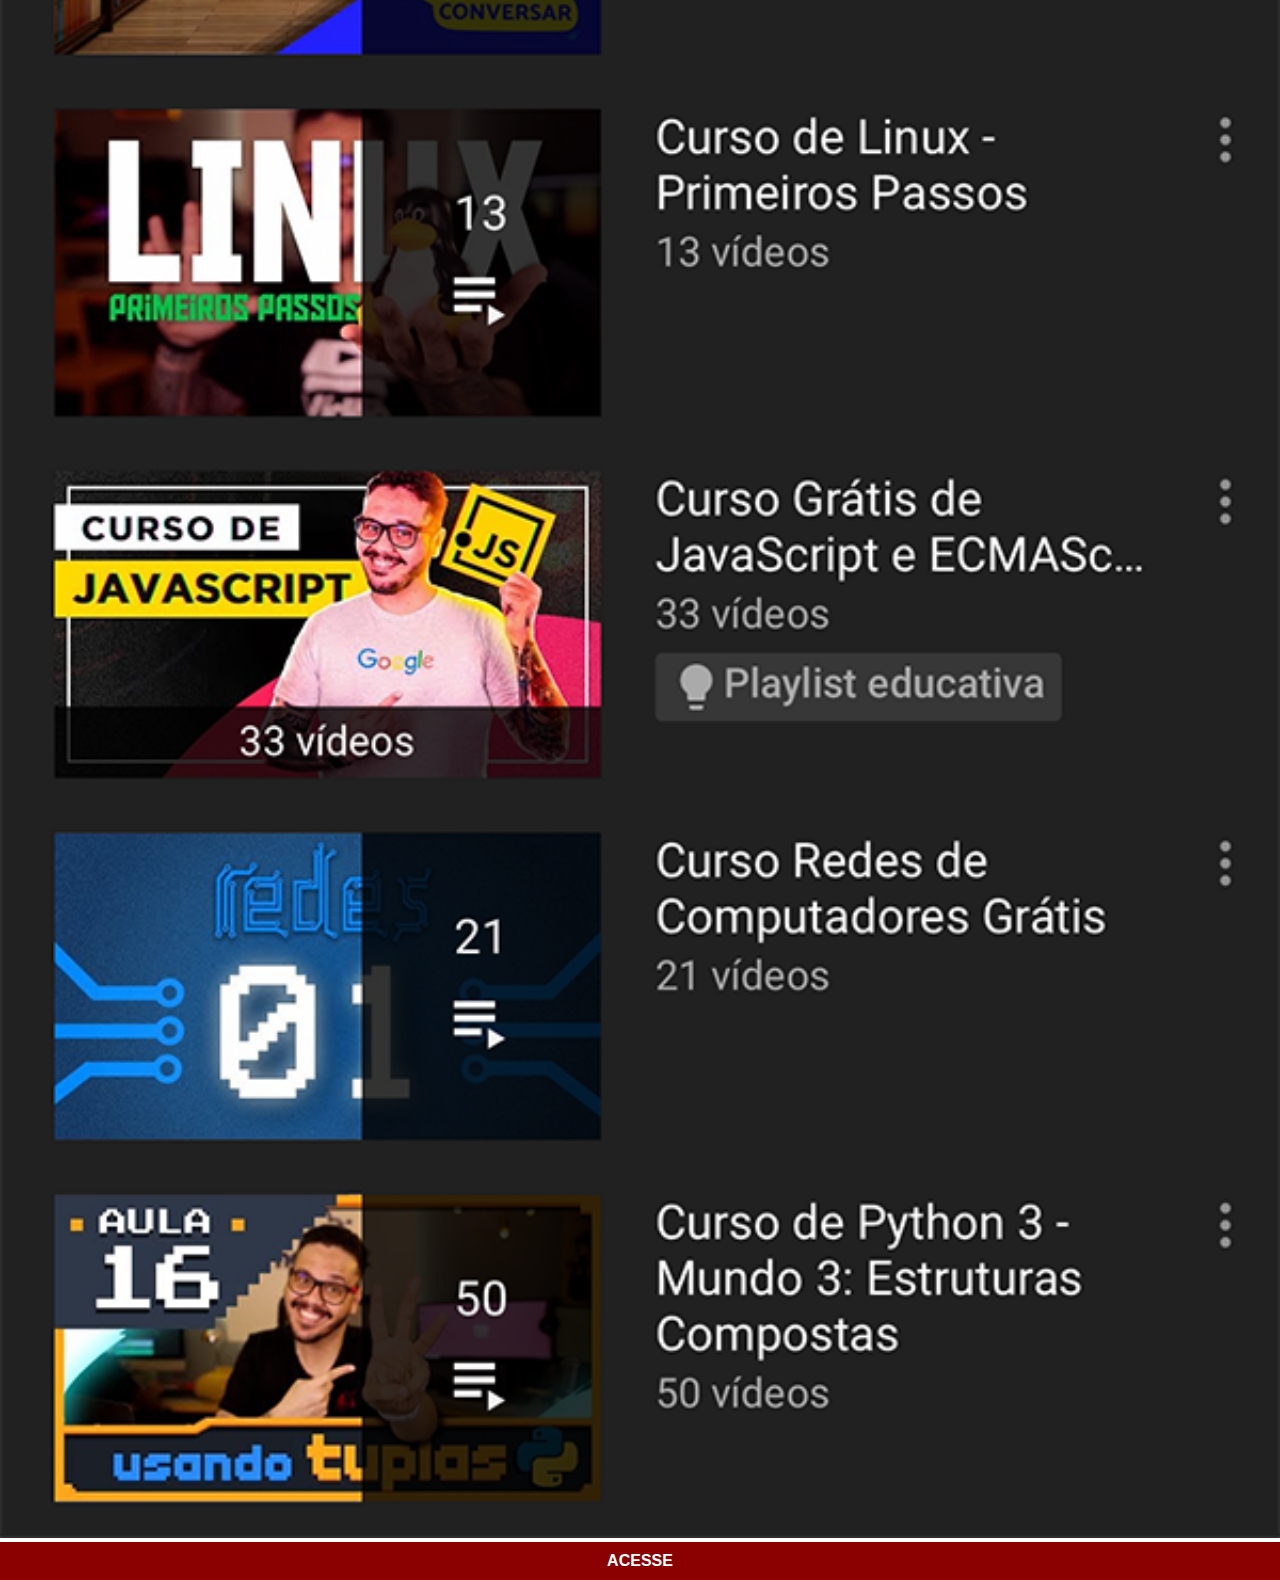
<file: youtube.html>
<!DOCTYPE html>
<html lang="pt-BR">
<head>
    <meta charset="UTF-8">
    <meta name="viewport" content="width=device-width, initial-scale=1.0">
    <title>Youtube</title>
    <link rel="stylesheet" href="social.css/youtube.css">
</head>
<body>
    <img src="imagens/tela-youtube.png" alt="tela-youtube">
    <a href="https://www.youtube.com/channel/UCrWvhVmt0Qac3HgsjQK62FQ" link="external" target="_blank">ACESSE</a>
</body>
</html>
</file>
<file: styles/style.css>
@charset "UTF-8";

*{
    padding: 0px;
    margin: 0px;
    font-family: Arial, Helvetica, sans-serif;
}




html, body{
    height: 100vh;
    width: 100vw;
    background-color: black;
}





body{
    background: url(../imagens/fundo-madeira.jpg) no-repeat top center; 
    background-size: cover;
    background-attachment: fixed;
}





main{
    height: 100vh;
    position: relative;
}
#telefone{
    position: absolute;
    top: 50%;
    left: 50%;
    transform: translate(-50%, -50%);

    background: url(../imagens/frame-iphone.png);
    background-repeat: no-repeat;
    background-size: cover;

    height: 627px;
    width: 311px;
}
#tela{
    position: relative;
    top: 80px;
    left: 22px;

    width: 269px;
    height: 471px;
}
#redes-sociais{
    text-align: right;
}
#redes-sociais > a > img{
    width: 50px;
    height: 50px;
    margin: 10px;
    
    border-radius: 50%;
    box-shadow: 2px 2px 5px rgba(0, 0, 0, 0.390);
    box-sizing: border-box;
}
#redes-sociais > a > img:hover{
    transform: translate(-5px, -5px);
    border: 2px solid rgba(255, 255, 255, 0.61);
    
    transition: transform .5s, border 1s;
}
</file>
<file: social.css/facebook.css>
@charset "UTF-8";

*{
    padding: 0px;
    margin: 0px;
    font-family: Arial, Helvetica, sans-serif;
}
::-webkit-scrollbar{
    width: 0px;
    height: 0px;
}
img{
    width: 100vw;
}
a{
    display: block;
    background-color: #44609D;
    color: white;
    padding: 10px;
    text-align: center;
    text-decoration: none;
    font-weight: bold;
}
a:hover{
    background-color: #6a82b8;
    transition-duration: .5s;
}
</file>
<file: social.css/github.css>
@charset "UTF-8";

*{
    padding: 0px;
    margin: 0px;
    font-family: Arial, Helvetica, sans-serif;
}

::-webkit-scrollbar{
    width: 0px;
    height: 0px;
}
img{
    width: 100vw;
}
a{
    display: block;
    background-color: black;
    color: white;
    padding: 10px;
    text-align: center;
    font-weight: bold;
    text-decoration: none;
}
a:hover{
    background-color: #323232;
    transition-duration: .5s;
}
</file>
<file: social.css/instagram.css>
@charset "UTF-8";

*{
    padding: 0px;
    margin: 0px;
    font-family: Arial, Helvetica, sans-serif;
}
::-webkit-scrollbar{
    width: 0px;
    height: 0px;
}
img{
    width: 100vw;
}
a{
    display: block;
    background-image: linear-gradient(40.15deg, #FEC053, #D32576, #4837B6);
    color: white;
    padding: 10px;
    text-align: center;
    text-decoration: none;
    font-weight: bold;
}
a:hover{
    background-image: linear-gradient(40.15deg, #4837B6, #D32576, #FEC053);
    color: rgba(255, 255, 255, 0.747);
    transition-duration: .5s;
}
</file>
<file: social.css/twitter.css>
@charset "UTF-8";

*{
    padding: 0px;
    margin: 0px;
    font-family: Arial, Helvetica, sans-serif;
}
::-webkit-scrollbar{
    width: 0px;
    height: 0px;
}
img{
    width: 100vw;
}
a{
    display: block;
    background-color: #58AEE7;
    color: white;
    padding: 10px;
    text-align: center;
    text-decoration: none;
    font-weight: bold;
}
a:hover{
    background-color: #8dc5eb;
    transition-duration: .5s;
}
</file>
<file: social.css/youtube.css>
@charset "UTF-8";

*{
    margin: 0px;
    padding: 0px;
    font-family: Arial, Helvetica, sans-serif;
}

::-webkit-scrollbar{
    width: 0px;
    height: 0px;
}
img{
    width: 100vw;
}
a{
    display: block;
    background-color: darkred;
    color: white;
    padding: 10px;
    text-align: center;
    font-weight: bold;
    text-decoration: none;

}
a:hover{
    background-color: red;
    transition-duration: .5s;
}
</file>
